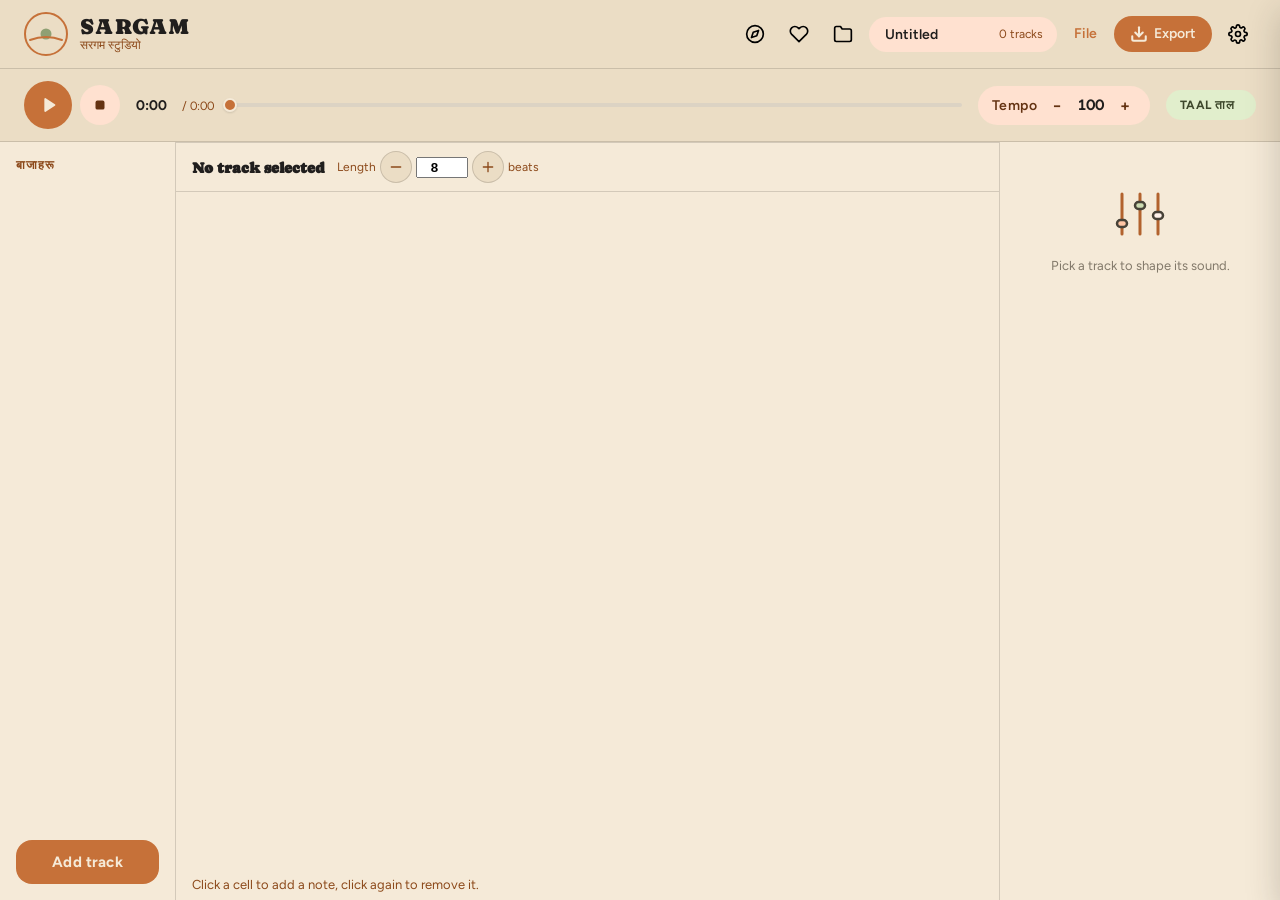
<file: ui/index.html>
<!doctype html>
<html lang="en">
<head>
<meta charset="utf-8" />
<!-- viewport-fit=cover exposes the device's safe-area insets to CSS
     (env(safe-area-inset-*)), so the bottom nav can clear the Android
     navigation/gesture bar and content can clear a notch/home indicator. -->
<meta name="viewport" content="width=device-width, initial-scale=1, viewport-fit=cover" />
<title>Sargam</title>
<link rel="stylesheet" href="style.css" />
</head>
<body>
<!-- Onboarding: shown once (localStorage "sargam-launched"), replayable via
     File → Replay onboarding. Screens 2 and 4 use the design's diagonal
     accent/accent-2 gradient background; 1/3/5 use the flat cream ground. -->
<div id="onboarding" class="hidden">
  <div class="onboard-screen" id="ob-screen-0">
    <svg width="120" height="120" viewBox="0 0 44 44" style="margin-bottom: var(--space-6);">
      <circle cx="22" cy="22" r="21" fill="var(--color-accent)" opacity="0.15"/>
      <circle cx="22" cy="22" r="14" fill="none" stroke="var(--color-accent)" stroke-width="2"/>
      <circle cx="22" cy="22" r="6" fill="var(--color-accent-2)"/>
      <path d="M6 28 Q 22 22 38 28" fill="none" stroke="var(--color-accent)" stroke-width="2" stroke-linecap="round"/>
    </svg>
    <h1 class="ob-title">Sargam</h1>
    <p class="ob-lede">सरगम · लोक बाजा स्टुडियो<br>Compose music for Nepali folk instruments</p>
    <p class="ob-body" style="max-width:480px">Welcome to your creative studio for synthesizing Nepali folk music. Perfect for game soundtracks, cultural projects, and pure musical joy.</p>
    <button class="btn btn-primary ob-cta" data-next>Let's begin</button>
  </div>

  <div class="onboard-screen alt hidden" id="ob-screen-1">
    <h2 class="ob-h2">What can you create?</h2>
    <div class="ob-feature-grid">
      <div class="ob-feature-card">
        <div class="ob-emoji" data-art="compose" data-size="64"></div>
        <h3>Multi-track<br>Compositions</h3>
        <p>Layer multiple instruments into rich arrangements</p>
      </div>
      <div class="ob-feature-card">
        <div class="ob-emoji" data-art="game" data-size="64"></div>
        <h3>Game-ready<br>Audio</h3>
        <p>Export stems for interactive audio design</p>
      </div>
      <div class="ob-feature-card">
        <div class="ob-emoji" data-art="folk" data-size="64"></div>
        <h3>Authentic<br>Folk Sounds</h3>
        <p>Madal, Tungna, Bansuri, Sarangi, and more</p>
      </div>
    </div>
    <div class="ob-nav">
      <button class="btn btn-secondary" data-prev><span class="ic" data-icon="arrowLeft" data-size="18"></span>Back</button>
      <button class="btn btn-primary" data-next>Next<span class="ic" data-icon="arrowRight" data-size="18"></span></button>
    </div>
  </div>

  <div class="onboard-screen hidden" id="ob-screen-2">
    <h2 class="ob-h2">Choose your instruments</h2>
    <p class="ob-sub">बाजाहरू छनौट गर्नुहोस्</p>
    <div class="ob-instrument-grid" id="ob-instrument-grid"></div>
    <div class="ob-nav">
      <button class="btn btn-secondary" data-prev><span class="ic" data-icon="arrowLeft" data-size="18"></span>Back</button>
      <button class="btn btn-primary" data-next>Next<span class="ic" data-icon="arrowRight" data-size="18"></span></button>
    </div>
  </div>

  <div class="onboard-screen alt hidden" id="ob-screen-3">
    <h2 class="ob-h2">Arrange your music</h2>
    <p class="ob-sub">संगीत रचना गर्नुहोस्</p>
    <div class="ob-steps-card">
      <h3 class="ob-check"><span class="ic" data-icon="check" data-size="20"></span>Add tracks</h3>
      <p>Click an instrument in the sidebar (or "Add track") to add it</p>
      <h3 class="ob-check"><span class="ic" data-icon="check" data-size="20"></span>Draw patterns</h3>
      <p>Click cells in the grid to add notes and beats</p>
      <h3 class="ob-check"><span class="ic" data-icon="check" data-size="20"></span>Shape with controls</h3>
      <p>Adjust volume, pan, reverb, and delay per track</p>
    </div>
    <div class="ob-nav">
      <button class="btn btn-secondary" data-prev><span class="ic" data-icon="arrowLeft" data-size="18"></span>Back</button>
      <button class="btn btn-primary" data-next>Next<span class="ic" data-icon="arrowRight" data-size="18"></span></button>
    </div>
  </div>

  <div class="onboard-screen hidden" id="ob-screen-4">
    <h2 class="ob-h2">Export &amp; share</h2>
    <p class="ob-sub">निर्यात गर्नुहोस्</p>
    <div class="ob-export-grid">
      <div class="ob-export-card accent">
        <h3>Master Mix</h3>
        <p>Export all tracks blended into one WAV file</p>
      </div>
      <div class="ob-export-card sage">
        <h3>Stems</h3>
        <p>Export each instrument separately for games</p>
      </div>
    </div>
    <p class="ob-body" style="max-width:520px">Perfect for game dev, sync licensing, or sharing with friends.</p>
    <div class="ob-nav">
      <button class="btn btn-secondary" data-prev><span class="ic" data-icon="arrowLeft" data-size="18"></span>Back</button>
      <button class="btn btn-primary" id="ob-finish">Start composing<span class="ic" data-icon="arrowRight" data-size="18"></span></button>
    </div>
  </div>

  <div class="ob-dots" id="ob-dots"></div>
</div>

<div id="shell">
<div id="app">
  <!-- Single top bar (matches "Sargam Main.dc.html" exactly): brand, project
       badge, File/Export, and a gear icon opening the Settings drawer. No
       separate nav row — Projects opens via the folder icon next to the
       project badge, Settings via the gear, both overlays rather than pages. -->
  <header class="topbar">
    <div class="brand">
      <svg width="44" height="44" viewBox="0 0 44 44" fill="none">
        <circle cx="22" cy="22" r="21" fill="none" stroke="var(--color-accent)" stroke-width="2"/>
        <circle cx="22" cy="22" r="5.5" fill="var(--color-accent-2-500)"/>
        <path d="M6 28 Q 22 22 38 28" fill="none" stroke="var(--color-accent)" stroke-width="2" stroke-linecap="round"/>
      </svg>
      <div class="brand-text">
        <div class="title">Sargam</div>
        <div class="subtitle">सरगम स्टुडियो</div>
      </div>
    </div>

    <div class="header-right">
      <button class="icon-btn" id="open-explore" title="Explore" aria-label="Explore"><svg viewBox="0 0 24 24" width="20" height="20" fill="none" stroke="currentColor" stroke-width="2" stroke-linecap="round" stroke-linejoin="round"><circle cx="12" cy="12" r="10"/><polygon points="16.24 7.76 14.12 14.12 7.76 16.24 9.88 9.88 16.24 7.76"/></svg></button>
      <button class="icon-btn" id="open-wishlist" title="Wishlist" aria-label="Wishlist"><svg viewBox="0 0 24 24" width="20" height="20" fill="none" stroke="currentColor" stroke-width="2" stroke-linecap="round" stroke-linejoin="round"><path d="M20.84 4.61a5.5 5.5 0 0 0-7.78 0L12 5.67l-1.06-1.06a5.5 5.5 0 0 0-7.78 7.78l1.06 1.06L12 21.23l7.78-7.78 1.06-1.06a5.5 5.5 0 0 0 0-7.78z"/></svg></button>
      <button class="icon-btn" id="open-projects" title="Projects" aria-label="Projects"><svg viewBox="0 0 24 24" width="20" height="20" fill="none" stroke="currentColor" stroke-width="2" stroke-linecap="round" stroke-linejoin="round"><path d="M22 19a2 2 0 0 1-2 2H4a2 2 0 0 1-2-2V5a2 2 0 0 1 2-2h5l2 3h9a2 2 0 0 1 2 2z"/></svg></button>
      <div class="project-pill">
        <input id="song-title" type="text" value="Untitled" spellcheck="false" />
        <span class="count"><span id="track-count">0</span> tracks</span>
      </div>
      <div class="file-menu">
        <button class="btn btn-ghost" id="file-menu-btn" aria-haspopup="menu">File</button>
        <div class="file-menu-panel hidden" id="file-menu-panel">
          <button id="new-song">New</button>
          <button id="load-song">Open…</button>
          <button id="save-song">Save…</button>
          <button id="export-midi">Export MIDI…</button>
          <button id="undo">Undo</button>
          <button id="redo">Redo</button>
          <button id="replay-onboarding">Replay onboarding</button>
        </div>
      </div>
      <button class="btn btn-primary" id="open-export">
        <svg width="18" height="18" viewBox="0 0 24 24" fill="none" stroke="currentColor" stroke-width="2.75" stroke-linecap="round"><path d="M21 15v4a2 2 0 0 1-2 2H5a2 2 0 0 1-2-2v-4"/><polyline points="7 10 12 15 17 10"/><line x1="12" y1="15" x2="12" y2="3"/></svg>
        Export
      </button>
      <button class="icon-btn" id="open-settings-drawer" title="Settings" aria-label="Settings"><svg viewBox="0 0 24 24" width="20" height="20" fill="none" stroke="currentColor" stroke-width="2" stroke-linecap="round" stroke-linejoin="round"><circle cx="12" cy="12" r="3"/><path d="M19.4 15a1.65 1.65 0 0 0 .33 1.82l.06.06a2 2 0 0 1-2.83 2.83l-.06-.06a1.65 1.65 0 0 0-1.82-.33 1.65 1.65 0 0 0-1 1.51V21a2 2 0 0 1-4 0v-.09A1.65 1.65 0 0 0 9 19.4a1.65 1.65 0 0 0-1.82.33l-.06.06a2 2 0 0 1-2.83-2.83l.06-.06a1.65 1.65 0 0 0 .33-1.82 1.65 1.65 0 0 0-1.51-1H3a2 2 0 0 1 0-4h.09A1.65 1.65 0 0 0 4.6 9a1.65 1.65 0 0 0-.33-1.82l-.06-.06a2 2 0 0 1 2.83-2.83l.06.06a1.65 1.65 0 0 0 1.82.33H9a1.65 1.65 0 0 0 1-1.51V3a2 2 0 0 1 4 0v.09a1.65 1.65 0 0 0 1 1.51 1.65 1.65 0 0 0 1.82-.33l.06-.06a2 2 0 0 1 2.83 2.83l-.06.06a1.65 1.65 0 0 0-.33 1.82V9a1.65 1.65 0 0 0 1.51 1H21a2 2 0 0 1 0 4h-.09a1.65 1.65 0 0 0-1.51 1z"/></svg></button>
    </div>
  </header>

  <div class="transport">
    <div class="transport-buttons">
      <button class="round-btn play" id="play" title="Play" aria-label="Play"><svg viewBox="0 0 24 24" width="22" height="22" fill="currentColor" aria-hidden="true"><path d="M8 5.5v13a1 1 0 0 0 1.52.85l10-6.5a1 1 0 0 0 0-1.7l-10-6.5A1 1 0 0 0 8 5.5z"/></svg></button>
      <button class="round-btn stop" id="stop" title="Stop" aria-label="Stop"><svg viewBox="0 0 24 24" width="18" height="18" fill="currentColor" aria-hidden="true"><rect x="6" y="6" width="12" height="12" rx="2.5"/></svg></button>
    </div>
    <div class="time-display">
      <span class="now" id="time-now">0:00</span>
      <span class="total">/ <span id="time-total">0:00</span></span>
    </div>
    <div class="seek-bar" id="seek-bar">
      <div class="fill" id="seek-fill" style="width:0%"></div>
      <div class="thumb" id="seek-thumb" style="left:0%"></div>
    </div>
    <div class="pill-group terra">
      <span class="label">Tempo</span>
      <button class="step" id="tempo-down">−</button>
      <span class="value" id="tempo-value">100</span>
      <button class="step" id="tempo-up">+</button>
    </div>
    <div class="pill-group sage">
      <span class="label">Taal ताल</span>
      <div id="taal-pills"></div>
    </div>
  </div>

  <main class="layout">
    <aside class="instruments">
      <h4>बाजाहरू</h4>
      <div id="instrument-list"></div>
      <div id="add-track-slot"></div>
      <button class="btn btn-primary add-track-btn" id="add-track-custom">Add track</button>
    </aside>

    <section class="center-col">
      <div class="track-list" id="track-list"></div>
      <div class="editor-toolbar">
        <span id="editor-track-name">No track selected</span>
        <div id="taal-controls" class="hidden">
          <select id="taal-select"></select>
          <label>Cycles <input id="taal-cycles" type="number" min="1" max="999" value="4" /></label>
          <button class="btn btn-secondary" id="apply-taal">Apply Taal</button>
        </div>
        <div class="length-stepper" role="group" aria-label="Sheet length">
          <span class="length-label">Length</span>
          <button class="length-step" id="length-down" aria-label="Shorten by one bar" title="Shorten by 4 beats"><span class="ic" data-icon="minus" data-size="16"></span></button>
          <input id="pattern-length" type="number" min="1" max="9999" value="8" aria-label="Length in beats" />
          <button class="length-step" id="length-up" aria-label="Lengthen by one bar" title="Lengthen by 4 beats"><span class="ic" data-icon="plus" data-size="16"></span></button>
          <span class="length-label">beats</span>
        </div>
      </div>
      <div id="grid-scroll">
        <div class="grid-wrap">
          <canvas id="grid"></canvas>
          <button class="extend-btn hidden" id="extend-grid" aria-label="Add one bar (4 beats) to the sheet" title="Add 4 beats"><span class="ic" data-icon="plus" data-size="22"></span><span>4 beats</span></button>
        </div>
        <div class="editor-empty hidden" id="editor-empty"></div>
      </div>
      <p id="hint">Click a cell to add a note, click again to remove it.</p>
    </section>

    <aside class="inspector" id="inspector">
      <div class="empty-inspector"><div class="empty-art" data-art="emptyMixer" data-size="64"></div><p>Pick a track to shape its sound.</p></div>
    </aside>
  </main>
</div>

<!-- Projects page (from "Sargam Projects.dc.html") — real local files, not a
     cloud project list: this scans/writes .song.json files in one folder
     (Settings → Export → "Project folder"). -->
<div id="page-projects" class="page hidden">
  <header class="topbar">
    <div class="brand">
      <button class="btn btn-ghost" id="projects-back"><span class="ic" data-icon="arrowLeft" data-size="18"></span>Back</button>
      <svg width="40" height="40" viewBox="0 0 44 44" fill="var(--color-accent)"><circle cx="22" cy="22" r="21" fill="none" stroke="var(--color-bg)" stroke-width="2"/><circle cx="22" cy="22" r="5.5" fill="var(--color-accent-2-500)"/><path d="M6 28 Q 22 22 38 28" fill="none" stroke="var(--color-bg)" stroke-width="2" stroke-linecap="round"/></svg>
      <div class="brand-text">
        <div class="title">Sargam</div>
        <div class="subtitle">Projects</div>
      </div>
    </div>
    <button class="btn btn-primary" id="new-project-btn">+ New Project</button>
  </header>
  <div class="sort-controls">
    <span class="sort-label">Sort:</span>
    <button class="sort-btn active" data-sort="recent">Recent</button>
    <button class="sort-btn" data-sort="name">Name</button>
    <button class="sort-btn" data-sort="duration">Duration</button>
    <div class="spacer"></div>
    <input class="input" type="text" id="project-search" placeholder="Search projects…" />
  </div>
  <div id="project-grid-scroll">
    <div class="project-grid" id="project-grid"></div>
    <div class="empty-projects hidden" id="empty-projects">
      <div class="empty-emoji" data-art="emptyProjects" data-size="96"></div>
      <h2>No projects yet</h2>
      <p>Create your first Sargam composition</p>
      <button class="btn btn-primary" id="empty-new-project">Start composing</button>
    </div>
  </div>
  <!-- On small screens the header "+ New Project" button wraps and crowds the
       bar, so it's swapped (CSS) for this floating action button pinned bottom
       -right. Same handler as #new-project-btn. Lives inside #page-projects so
       it hides automatically when the page isn't active. -->
  <button class="fab" id="new-project-fab" title="New Project" aria-label="New Project">+</button>
</div>

<!-- Explore (from "Sargam Explore.dc.html"): browse other creators' uploaded
     tracks. Requires being logged in — gated by requireAuth() in app.js. -->
<div id="page-explore" class="page hidden">
  <div class="explore-container">
    <header class="topbar">
      <div class="brand">
        <button class="btn btn-ghost" id="explore-back"><span class="ic" data-icon="arrowLeft" data-size="18"></span>Back</button>
        <svg width="40" height="40" viewBox="0 0 44 44" fill="var(--color-accent)"><circle cx="22" cy="22" r="21" fill="none" stroke="var(--color-bg)" stroke-width="2"/><circle cx="22" cy="22" r="5.5" fill="var(--color-accent-2-500)"/><path d="M6 28 Q 22 22 38 28" fill="none" stroke="var(--color-bg)" stroke-width="2" stroke-linecap="round"/></svg>
        <div class="brand-text">
          <div class="title">Sargam</div>
          <div class="subtitle">Explore</div>
        </div>
      </div>
      <div class="header-right">
        <input type="text" id="explore-search" placeholder="Search tracks, creators…" class="input search-input" />
        <button class="btn btn-ghost" id="explore-reset">Reset</button>
      </div>
    </header>
    <div class="explore-content">
      <aside class="sidebar-filters">
        <div class="filter-group">
          <label class="filter-label">View</label>
          <div style="display:flex;gap:6px">
            <button class="filter-btn active" data-view="grid" id="explore-view-grid" style="flex:1">Grid</button>
            <button class="filter-btn" data-view="list" id="explore-view-list" style="flex:1">List</button>
          </div>
        </div>
        <div class="filter-group">
          <label class="filter-label">Price</label>
          <button class="filter-btn active" data-price="all" id="explore-price-all">All</button>
          <button class="filter-btn" data-price="free" id="explore-price-free">Free tracks</button>
          <button class="filter-btn" data-price="paid" id="explore-price-paid">Paid tracks</button>
        </div>
        <div class="filter-group">
          <label class="filter-label">Genre</label>
          <div id="explore-genre-list"></div>
        </div>
        <div class="filter-group">
          <label class="filter-label">Sort</label>
          <select id="explore-sort">
            <option value="recent">Most Recent</option>
            <option value="popular">Most Downloaded</option>
            <option value="rating">Highest Rated</option>
          </select>
        </div>
      </aside>
      <div class="main-content">
        <div class="tracks-grid" id="explore-tracks"></div>
      </div>
    </div>
  </div>
</div>

<!-- Wishlist (from "Sargam Wishlist.dc.html"). No cart concept per product
     decision — each card acts directly (Buy/Download), never "Add to Cart". -->
<div id="page-wishlist" class="page hidden">
  <div class="wishlist-container">
    <header class="topbar">
      <div class="brand">
        <button class="btn btn-ghost" id="wishlist-back"><span class="ic" data-icon="arrowLeft" data-size="18"></span>Back</button>
        <svg width="40" height="40" viewBox="0 0 44 44" fill="var(--color-accent)"><circle cx="22" cy="22" r="21" fill="none" stroke="var(--color-bg)" stroke-width="2"/><circle cx="22" cy="22" r="5.5" fill="var(--color-accent-2-500)"/><path d="M6 28 Q 22 22 38 28" fill="none" stroke="var(--color-bg)" stroke-width="2" stroke-linecap="round"/></svg>
        <div class="brand-text">
          <div class="title">Sargam</div>
          <div class="subtitle">My Wishlist</div>
        </div>
      </div>
      <div class="header-right"><span id="wishlist-count" style="font-size:12px;color:var(--color-accent-700)"></span></div>
    </header>
    <div class="tracks-grid" id="wishlist-tracks"></div>
    <div class="empty-state hidden" id="wishlist-empty">
      <div class="empty-art" data-art="emptyWishlist" data-size="80"></div>
      <h2>Empty wishlist</h2>
      <p>Save tracks to revisit them</p>
      <button class="btn btn-primary" id="wishlist-explore-btn">Explore Tracks</button>
    </div>
  </div>
</div>

<!-- Upload to marketplace (from "Sargam Upload.dc.html"), triggered from a
     project card's "Upload" button in the Projects page. -->
<div id="page-upload" class="page hidden">
  <div class="upload-container">
    <header class="topbar">
      <div class="brand">
        <button class="btn btn-ghost" id="upload-back"><span class="ic" data-icon="arrowLeft" data-size="18"></span>Back</button>
        <svg width="40" height="40" viewBox="0 0 44 44" fill="var(--color-accent)"><circle cx="22" cy="22" r="21" fill="none" stroke="var(--color-bg)" stroke-width="2"/><circle cx="22" cy="22" r="5.5" fill="var(--color-accent-2-500)"/><path d="M6 28 Q 22 22 38 28" fill="none" stroke="var(--color-bg)" stroke-width="2" stroke-linecap="round"/></svg>
        <div class="brand-text">
          <div class="title">Sargam</div>
          <div class="subtitle">Upload to Marketplace</div>
        </div>
      </div>
    </header>
    <div class="upload-body">
    <p class="ob-sub" style="margin:0 0 24px">Share your project and earn from downloads</p>

    <div class="step-indicator">
      <div class="step-dot" id="upload-step-dot-1">1</div>
      <div class="step-dot" id="upload-step-dot-2">2</div>
      <div class="step-dot" id="upload-step-dot-3">3</div>
      <div class="step-dot" id="upload-step-dot-4"><span class="ic" data-icon="check" data-size="16"></span></div>
    </div>

    <div id="upload-step-1" class="upload-card">
      <h2>Project Details</h2>
      <div class="form-group">
        <label class="form-label">Project</label>
        <select class="form-input" id="upload-project-select"></select>
      </div>
      <div class="form-group">
        <label class="form-label">Title</label>
        <input type="text" class="form-input" id="upload-title" placeholder="e.g., Sunset Vibes" />
      </div>
      <div class="form-group">
        <label class="form-label">Description</label>
        <textarea class="form-textarea" id="upload-description" placeholder="Describe your project…"></textarea>
      </div>
      <div class="form-group">
        <label class="form-label">Genre</label>
        <select class="form-input" id="upload-genre">
          <option value="">Select a genre</option>
          <option>Orchestral</option><option>Electronic</option><option>Hip-hop</option>
          <option>Lo-fi</option><option>Ambient</option><option>Rock</option>
          <option>Jazz</option><option>Folk</option>
        </select>
      </div>
      <button class="btn btn-primary btn-block" id="upload-next-1">Continue</button>
    </div>

    <div id="upload-step-2" class="upload-card hidden">
      <h2>Pricing</h2>
      <label class="radio-option selected" id="upload-pricing-free">
        <input type="radio" name="pricing" checked />
        <div><div style="font-weight:700;font-size:14px">Free</div><div style="font-size:12px;color:var(--color-accent-700)">Anyone can download</div></div>
      </label>
      <label class="radio-option" id="upload-pricing-paid">
        <input type="radio" name="pricing" />
        <div><div style="font-weight:700;font-size:14px">Paid</div><div style="font-size:12px;color:var(--color-accent-700)">You earn 80% of the sale</div></div>
      </label>
      <div class="form-group hidden" id="upload-price-group" style="margin-top:16px">
        <label class="form-label">Price (USD)</label>
        <div style="display:flex;gap:8px;align-items:center">
          <span style="font-weight:700">$</span>
          <input type="number" min="1" max="999" step="0.01" placeholder="9.99" class="form-input" id="upload-price" />
        </div>
        <div class="settings-item-note" id="upload-earn-preview" style="margin-top:6px"></div>
      </div>
      <div class="button-group">
        <button class="btn btn-ghost btn-block" id="upload-back-2">Back</button>
        <button class="btn btn-primary btn-block" id="upload-next-2">Continue</button>
      </div>
    </div>

    <div id="upload-step-3" class="upload-card hidden">
      <h2>Review &amp; Upload</h2>
      <div id="upload-review" style="background:var(--color-bg);border-radius:8px;padding:var(--space-4);margin-bottom:var(--space-4)"></div>
      <div class="button-group">
        <button class="btn btn-ghost btn-block" id="upload-back-3">Back</button>
        <button class="btn btn-primary btn-block" id="upload-do">Upload Now</button>
      </div>
    </div>

    <div id="upload-step-4" class="upload-card hidden" style="text-align:center">
      <div class="empty-art" data-art="success" data-size="72"></div>
      <h2>Upload Successful!</h2>
      <p id="upload-success-title" style="color:var(--color-accent-700)"></p>
      <div class="button-group" style="margin-top:24px">
        <button class="btn btn-ghost btn-block" id="upload-view-explore">Explore Marketplace</button>
        <button class="btn btn-primary btn-block" id="upload-view-earnings">View Earnings</button>
      </div>
    </div>
    </div>
  </div>
</div>

<!-- Earnings (from "Sargam Earnings.dc.html") — real numbers from
     list_my_earnings, not the mockup's random mock data. -->
<div id="page-earnings" class="page hidden">
  <div class="earnings-container">
    <header class="topbar">
      <div class="brand">
        <button class="btn btn-ghost" id="earnings-back"><span class="ic" data-icon="arrowLeft" data-size="18"></span>Back</button>
        <svg width="40" height="40" viewBox="0 0 44 44" fill="var(--color-accent)"><circle cx="22" cy="22" r="21" fill="none" stroke="var(--color-bg)" stroke-width="2"/><circle cx="22" cy="22" r="5.5" fill="var(--color-accent-2-500)"/><path d="M6 28 Q 22 22 38 28" fill="none" stroke="var(--color-bg)" stroke-width="2" stroke-linecap="round"/></svg>
        <div class="brand-text">
          <div class="title">Sargam</div>
          <div class="subtitle">Earnings</div>
        </div>
      </div>
    </header>
    <div class="earnings-body">
    <p class="ob-sub" style="margin:0 0 24px">Track your sales and revenue</p>
    <div class="kpi-grid" id="earnings-kpis"></div>
    <div style="background:var(--color-surface);border-radius:var(--radius-lg);padding:var(--space-6);margin-bottom:var(--space-8)">
      <h2>Your Tracks</h2>
      <div id="earnings-tracks"></div>
    </div>
    <div style="background:var(--color-surface);border-radius:var(--radius-lg);padding:var(--space-6)">
      <h2>Payouts</h2>
      <div style="background:var(--color-accent-100);border-radius:8px;padding:var(--space-4)">
        <div class="filter-label">Available</div>
        <div style="font-size:24px;font-weight:700;color:var(--color-accent);margin-bottom:12px" id="earnings-available"></div>
        <button class="btn btn-primary" id="earnings-request-payout" style="border-radius:6px;padding:8px 14px;font-size:12px">Request Payout</button>
      </div>
    </div>
    </div>
  </div>
</div>

<!-- Purchase flow (from "Sargam Payment.dc.html", cart stage dropped — a
     single track goes straight from Explore/Wishlist's Buy button to method
     selection). Card payments run through Stripe Elements, embedded live, no
     redirect; eSewa/Khalti are shown but disabled ("coming soon") until a
     follow-up wires their redirect+callback flow. -->
<div class="dialog-backdrop hidden" id="payment-backdrop">
  <div class="dialog" style="max-width:480px">
    <div id="payment-stage-method">
      <h2>Payment Method</h2>
      <label class="payment-method selected" id="payment-method-card">
        <input type="radio" name="pmethod" checked />
        <div><div style="font-weight:700;font-size:13px;display:flex;align-items:center;gap:6px"><span class="ic" data-icon="card" data-size="16"></span>Credit/Debit Card</div><div style="font-size:12px;color:var(--color-accent-700)">via Stripe (test mode)</div></div>
      </label>
      <label class="payment-method disabled" id="payment-method-esewa">
        <input type="radio" name="pmethod" disabled />
        <div><div style="font-weight:700;font-size:13px">eSewa</div><div style="font-size:12px;color:var(--color-accent-700)">Coming soon</div></div>
      </label>
      <label class="payment-method disabled" id="payment-method-khalti">
        <input type="radio" name="pmethod" disabled />
        <div><div style="font-weight:700;font-size:13px">Khalti</div><div style="font-size:12px;color:var(--color-accent-700)">Coming soon</div></div>
      </label>
      <div id="payment-card-element" style="background:var(--color-surface);border-radius:8px;padding:var(--space-4);margin:var(--space-4) 0"></div>
      <p class="auth-error hidden" id="payment-error"></p>
      <div style="display:flex;justify-content:space-between;margin-bottom:var(--space-4);font-weight:700">
        <span>Total</span><span id="payment-total" style="color:var(--color-accent)"></span>
      </div>
      <div style="display:flex;gap:var(--space-3)">
        <button class="btn btn-ghost btn-block" id="payment-cancel">Cancel</button>
        <button class="btn btn-primary btn-block" id="payment-pay">Pay</button>
      </div>
    </div>
    <div id="payment-stage-receipt" class="hidden" style="text-align:center">
      <div class="empty-art" data-art="success" data-size="72"></div>
      <h2>Purchase Complete!</h2>
      <p id="payment-receipt-title" style="color:var(--color-accent-700)"></p>
      <button class="btn btn-primary btn-block" id="payment-download" style="margin-top:24px">Download Track</button>
      <button class="btn btn-ghost btn-block" id="payment-done" style="margin-top:8px">Close</button>
    </div>
  </div>
</div>

<!-- Track detail modal (from "Sargam Explore.dc.html"'s inline detail view):
     real 30s preview via a plain <audio> element instead of the mockup's
     simulated progress bar. -->
<div class="dialog-backdrop hidden" id="track-detail-backdrop">
  <div class="dialog" style="max-width:500px;position:relative">
    <button id="track-detail-close" style="position:absolute;top:var(--space-4);right:var(--space-4);background:none;border:none;font-size:24px;cursor:pointer;color:var(--color-accent-700);display:flex" aria-label="Close"><span class="ic" data-icon="close" data-size="24"></span></button>
    <div class="track-detail-hero" id="track-detail-hero"></div>
    <h2 id="track-detail-title" style="margin:0 0 4px"></h2>
    <p id="track-detail-creator" style="margin:0 0 16px;color:var(--color-accent-700)"></p>
    <div style="display:flex;gap:var(--space-4);margin-bottom:var(--space-4);padding-bottom:var(--space-4);border-bottom:1px solid var(--color-neutral-200)">
      <div><div class="filter-label">Genre</div><div id="track-detail-genre" style="font-weight:600"></div></div>
      <div><div class="filter-label">Rating</div><div id="track-detail-rating" style="font-weight:600"></div></div>
    </div>
    <p id="track-detail-description" style="font-size:13px;opacity:0.85"></p>
    <div class="preview-player">
      <div class="filter-label" style="margin-bottom:6px">30-second preview</div>
      <audio id="track-detail-audio" controls style="width:100%"></audio>
    </div>
    <button class="btn btn-primary btn-block" id="track-detail-buy" style="margin-top:16px"></button>
    <button class="btn btn-ghost btn-block" id="track-detail-wishlist" style="margin-top:8px"></button>
    <!-- UGC moderation controls (required for user-uploaded content) -->
    <div class="moderation-row">
      <button class="mod-link" id="track-detail-report"><span class="ic" data-icon="flag" data-size="14"></span>Report</button>
      <span class="mod-sep">·</span>
      <button class="mod-link" id="track-detail-block"><span class="ic" data-icon="block" data-size="14"></span>Block creator</button>
    </div>
  </div>
</div>

<!-- Report a track (UGC content policy). A real in-app modal rather than a
     native prompt(), which doesn't work in the Android WebView. -->
<div class="dialog-backdrop hidden" id="report-backdrop">
  <div class="dialog" style="max-width:440px">
    <h2>Report track</h2>
    <p class="profile-hint" id="report-track-name" style="margin:0 0 var(--space-3)"></p>
    <div class="field">
      <label>Reason</label>
      <select class="input" id="report-reason">
        <option value="Copyright infringement">Copyright infringement</option>
        <option value="Sexual or explicit content">Sexual or explicit content</option>
        <option value="Hateful or abusive">Hateful or abusive</option>
        <option value="Spam or misleading">Spam or misleading</option>
        <option value="Other">Other</option>
      </select>
    </div>
    <div class="field">
      <label>Details (optional)</label>
      <textarea class="input" id="report-details" rows="3" style="resize:vertical" placeholder="Anything that helps us review this…"></textarea>
    </div>
    <p class="auth-error hidden" id="report-error"></p>
    <div class="dialog-actions">
      <button class="btn btn-secondary" id="report-cancel">Cancel</button>
      <button class="btn btn-primary" id="report-submit">Submit report</button>
    </div>
  </div>
</div>

<!-- Delete-account confirmation (Play/App Store requirement). A modal, not a
     native confirm(), so it works on mobile too. -->
<div class="dialog-backdrop hidden" id="delete-account-backdrop">
  <div class="dialog" style="max-width:440px">
    <h2>Delete your account?</h2>
    <p class="profile-hint" style="margin:0 0 var(--space-3)">This permanently deletes your Sargam account, your published tracks, wishlist, and profile. This cannot be undone. Projects saved on this device are not affected.</p>
    <p class="auth-error hidden" id="delete-account-error"></p>
    <div class="dialog-actions">
      <button class="btn btn-secondary" id="delete-account-cancel">Cancel</button>
      <button class="btn btn-danger" id="delete-account-confirm">Delete my account</button>
    </div>
  </div>
</div>

<!-- Settings drawer (from "Sargam Main.dc.html" — a slide-out panel, not a
     separate page): Profile (real local auth, see auth.rs) then flat
     Workspace/Audio/Export/About sections, no tabs, matching the source. -->
<div class="settings-drawer" id="settings-drawer">
  <div class="drawer-header">
    <h2>Settings</h2>
    <button class="icon-btn" id="close-settings-drawer" aria-label="Close settings"><span class="ic" data-icon="close" data-size="20"></span></button>
  </div>
  <div id="drawer-content"></div>
</div>

<!-- Auth modal: real Supabase Auth (signup/login/logout via auth.rs, which
     calls Supabase's GoTrue REST API over HTTPS). Projects themselves stay
     local .song.json files — this only covers the account/sign-in layer. -->
<div class="dialog-backdrop hidden" id="auth-backdrop">
  <div class="dialog">
    <div class="auth-header">
      <svg width="56" height="56" viewBox="0 0 44 44" fill="var(--color-accent)"><circle cx="22" cy="22" r="21" fill="none" stroke="var(--color-bg)" stroke-width="2"/><circle cx="22" cy="22" r="5.5" fill="var(--color-accent-2-500)"/><path d="M6 28 Q 22 22 38 28" fill="none" stroke="var(--color-bg)" stroke-width="2" stroke-linecap="round"/></svg>
      <h2 id="auth-title">Log in</h2>
      <p class="profile-hint">Signs in with your Sargam account. Your projects stay on this device either way.</p>
    </div>
    <p class="auth-error hidden" id="auth-error"></p>

    <div id="auth-login-fields">
      <div class="field">
        <label>Email</label>
        <input class="input" type="email" id="auth-login-email" placeholder="you@example.com" />
      </div>
      <div class="field">
        <label>Password</label>
        <input class="input" type="password" id="auth-login-password" placeholder="••••••••" />
      </div>
      <button class="btn btn-primary btn-block" id="auth-do-login">Log in</button>
      <p class="auth-toggle">Don't have an account? <span class="toggle-link" id="auth-to-signup">Sign up</span></p>
    </div>

    <div id="auth-signup-fields" class="hidden">
      <div class="field">
        <label>Full name</label>
        <input class="input" type="text" id="auth-signup-name" placeholder="Your name" />
      </div>
      <div class="field">
        <label>Email</label>
        <input class="input" type="email" id="auth-signup-email" placeholder="you@example.com" />
      </div>
      <div class="field">
        <label>Password</label>
        <input class="input" type="password" id="auth-signup-password" placeholder="At least 6 characters" />
      </div>
      <button class="btn btn-primary btn-block" id="auth-do-signup">Sign up</button>
      <p class="auth-toggle">Already set up? <span class="toggle-link" id="auth-to-login">Log in</span></p>
    </div>

    <div class="dialog-actions">
      <button class="btn btn-secondary" id="auth-cancel">Cancel</button>
    </div>
  </div>
</div>

<!-- Bottom navigation (mobile only, shown via CSS ≤860px). Moves the header's
     Explore/Wishlist/Projects/Settings icons off the cramped top bar into a
     fixed bottom bar — the standard phone pattern. It's the last flex child of
     #shell, so it simply sits below whichever page is active (each page is
     flex:1); no fixed-position/overlap hacks needed. -->
<nav class="bottom-nav" id="bottom-nav">
  <button class="bottom-nav-btn" data-nav="compose"><span class="bn-icon"><svg viewBox="0 0 24 24" width="22" height="22" fill="none" stroke="currentColor" stroke-width="2" stroke-linecap="round" stroke-linejoin="round"><path d="M9 18V5l12-2v13"/><circle cx="6" cy="18" r="3"/><circle cx="18" cy="16" r="3"/></svg></span><span class="bn-label">Compose</span></button>
  <button class="bottom-nav-btn" data-nav="projects"><span class="bn-icon"><svg viewBox="0 0 24 24" width="22" height="22" fill="none" stroke="currentColor" stroke-width="2" stroke-linecap="round" stroke-linejoin="round"><path d="M22 19a2 2 0 0 1-2 2H4a2 2 0 0 1-2-2V5a2 2 0 0 1 2-2h5l2 3h9a2 2 0 0 1 2 2z"/></svg></span><span class="bn-label">Projects</span></button>
  <button class="bottom-nav-btn" data-nav="explore"><span class="bn-icon"><svg viewBox="0 0 24 24" width="22" height="22" fill="none" stroke="currentColor" stroke-width="2" stroke-linecap="round" stroke-linejoin="round"><circle cx="12" cy="12" r="10"/><polygon points="16.24 7.76 14.12 14.12 7.76 16.24 9.88 9.88 16.24 7.76"/></svg></span><span class="bn-label">Explore</span></button>
  <button class="bottom-nav-btn" data-nav="wishlist"><span class="bn-icon"><svg viewBox="0 0 24 24" width="22" height="22" fill="none" stroke="currentColor" stroke-width="2" stroke-linecap="round" stroke-linejoin="round"><path d="M20.84 4.61a5.5 5.5 0 0 0-7.78 0L12 5.67l-1.06-1.06a5.5 5.5 0 0 0-7.78 7.78l1.06 1.06L12 21.23l7.78-7.78 1.06-1.06a5.5 5.5 0 0 0 0-7.78z"/></svg></span><span class="bn-label">Wishlist</span></button>
  <button class="bottom-nav-btn" data-nav="settings"><span class="bn-icon"><svg viewBox="0 0 24 24" width="22" height="22" fill="none" stroke="currentColor" stroke-width="2" stroke-linecap="round" stroke-linejoin="round"><circle cx="12" cy="12" r="3"/><path d="M19.4 15a1.65 1.65 0 0 0 .33 1.82l.06.06a2 2 0 0 1-2.83 2.83l-.06-.06a1.65 1.65 0 0 0-1.82-.33 1.65 1.65 0 0 0-1 1.51V21a2 2 0 0 1-4 0v-.09A1.65 1.65 0 0 0 9 19.4a1.65 1.65 0 0 0-1.82.33l-.06.06a2 2 0 0 1-2.83-2.83l.06-.06a1.65 1.65 0 0 0 .33-1.82 1.65 1.65 0 0 0-1.51-1H3a2 2 0 0 1 0-4h.09A1.65 1.65 0 0 0 4.6 9a1.65 1.65 0 0 0-.33-1.82l-.06-.06a2 2 0 0 1 2.83-2.83l.06.06a1.65 1.65 0 0 0 1.82.33H9a1.65 1.65 0 0 0 1-1.51V3a2 2 0 0 1 4 0v.09a1.65 1.65 0 0 0 1 1.51 1.65 1.65 0 0 0 1.82-.33l.06-.06a2 2 0 0 1 2.83 2.83l-.06.06a1.65 1.65 0 0 0-.33 1.82V9a1.65 1.65 0 0 0 1.51 1H21a2 2 0 0 1 0 4h-.09a1.65 1.65 0 0 0-1.51 1z"/></svg></span><span class="bn-label">Settings</span></button>
</nav>
</div><!-- /#shell -->

<!-- Export modal -->
<div class="dialog-backdrop hidden" id="export-backdrop">
  <div class="dialog">
    <h2>Export Project</h2>
    <div class="field">
      <label>File name</label>
      <input class="input" id="export-name" value="composition" />
    </div>
    <div class="field">
      <label>Format</label>
      <div class="fmt-grid">
        <button class="btn btn-primary" id="fmt-wav" data-fmt="wav">WAV</button>
        <button class="btn btn-secondary" id="fmt-mp3" data-fmt="mp3" disabled title="Coming soon — exports WAV instead">MP3</button>
      </div>
    </div>
    <label class="stems-check">
      <input type="checkbox" id="export-stems" />
      <span>Export stems (separate track files)</span>
    </label>
    <div class="dialog-actions">
      <button class="btn btn-secondary" id="export-cancel">Cancel</button>
      <button class="btn btn-primary" id="export-do">Export</button>
    </div>
  </div>
</div>

<div id="toast"></div>

<!-- Only used for embedded card payments (Payment Element), never for a
     redirect flow — see the marketplace plan's Stripe-now/eSewa-Khalti-later
     decision. Loaded unconditionally; get_public_config's stripePublishableKey
     being empty just means the Card option shows a "not configured" error
     instead of failing the whole app. -->
<script src="https://js.stripe.com/v3/"></script>
<script src="icons.js"></script>
<script src="js/state.js"></script>
<script src="js/util.js"></script>
<script src="js/tracks.js"></script>
<script src="js/grid.js"></script>
<script src="js/inspector.js"></script>
<script src="js/transport.js"></script>
<script src="js/onboarding.js"></script>
<script src="js/nav.js"></script>
<script src="js/auth.js"></script>
<script src="js/projects.js"></script>
<script src="js/settings.js"></script>
<script src="js/marketplace-explore.js"></script>
<script src="js/marketplace-wishlist.js"></script>
<script src="js/marketplace-upload.js"></script>
<script src="js/marketplace-earnings.js"></script>
<script src="js/marketplace-payment.js"></script>
<script src="js/app.js"></script>
</body>
</html>
</file>
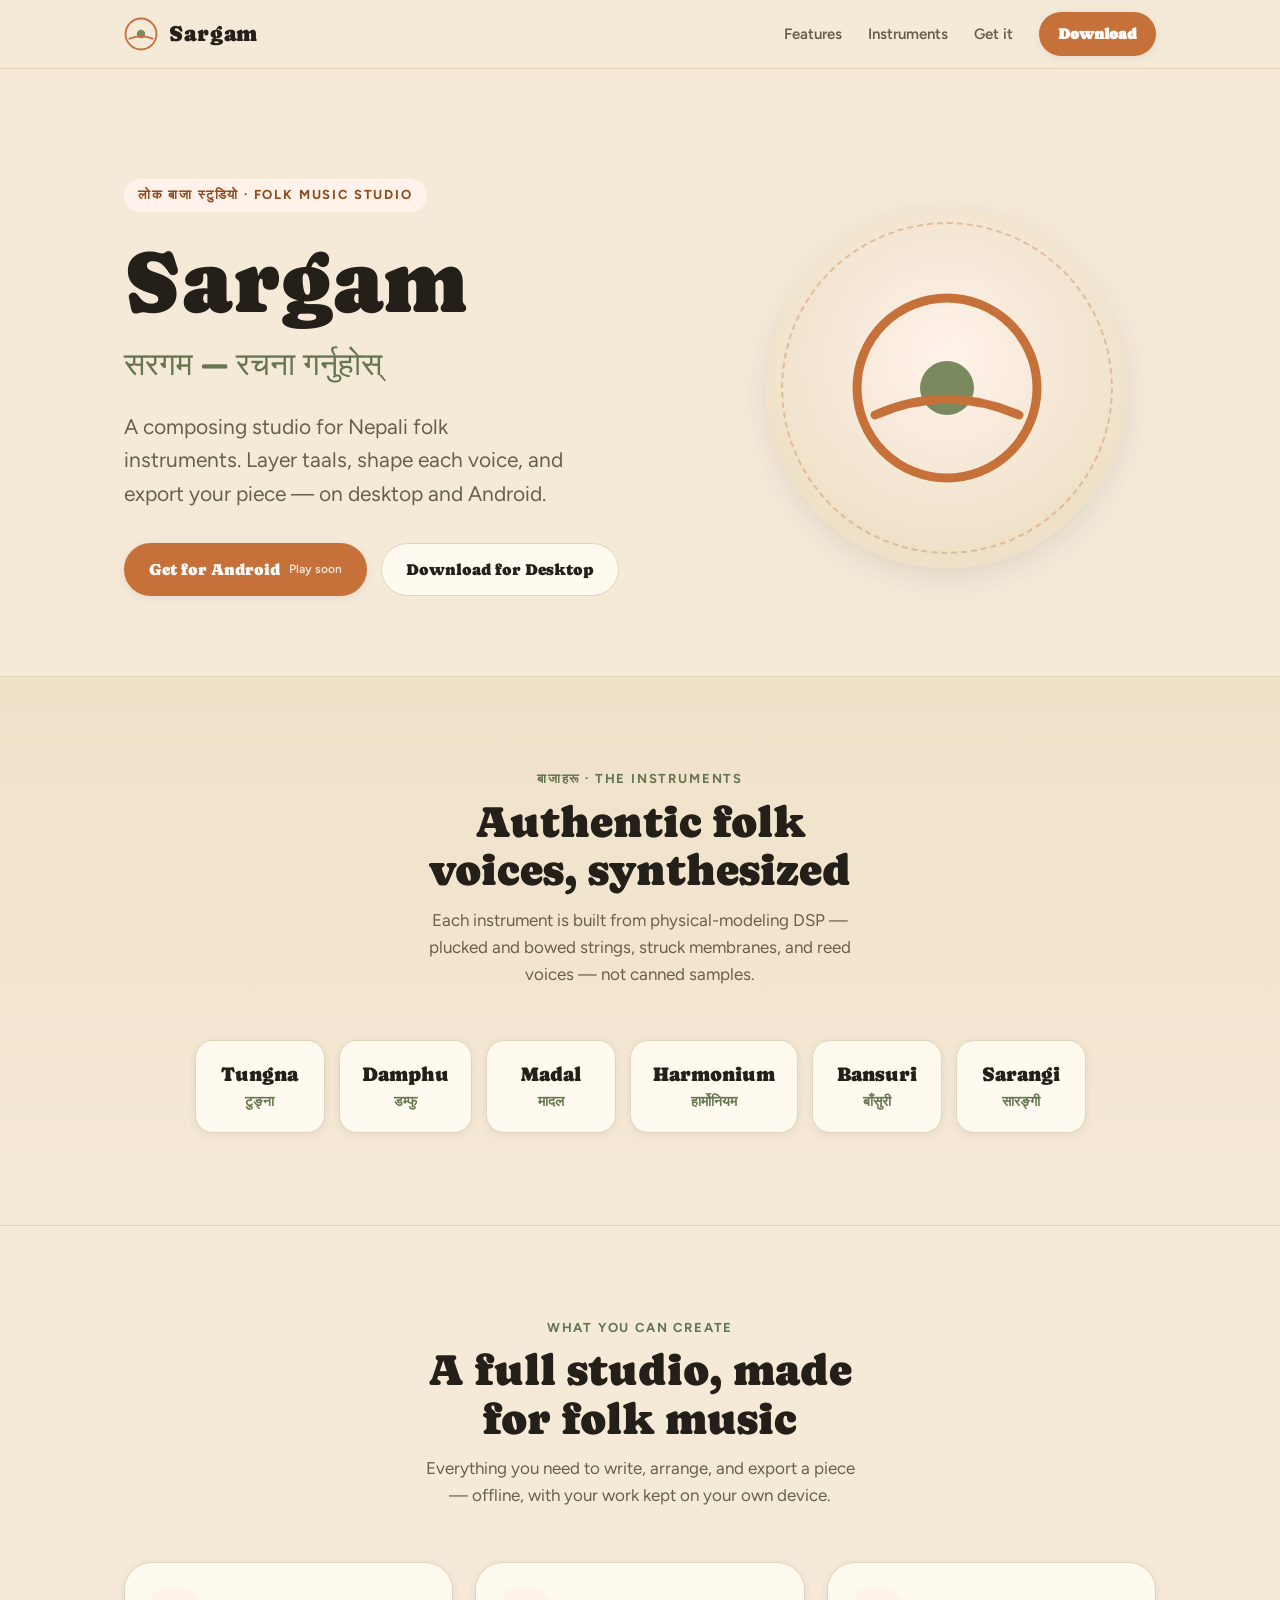
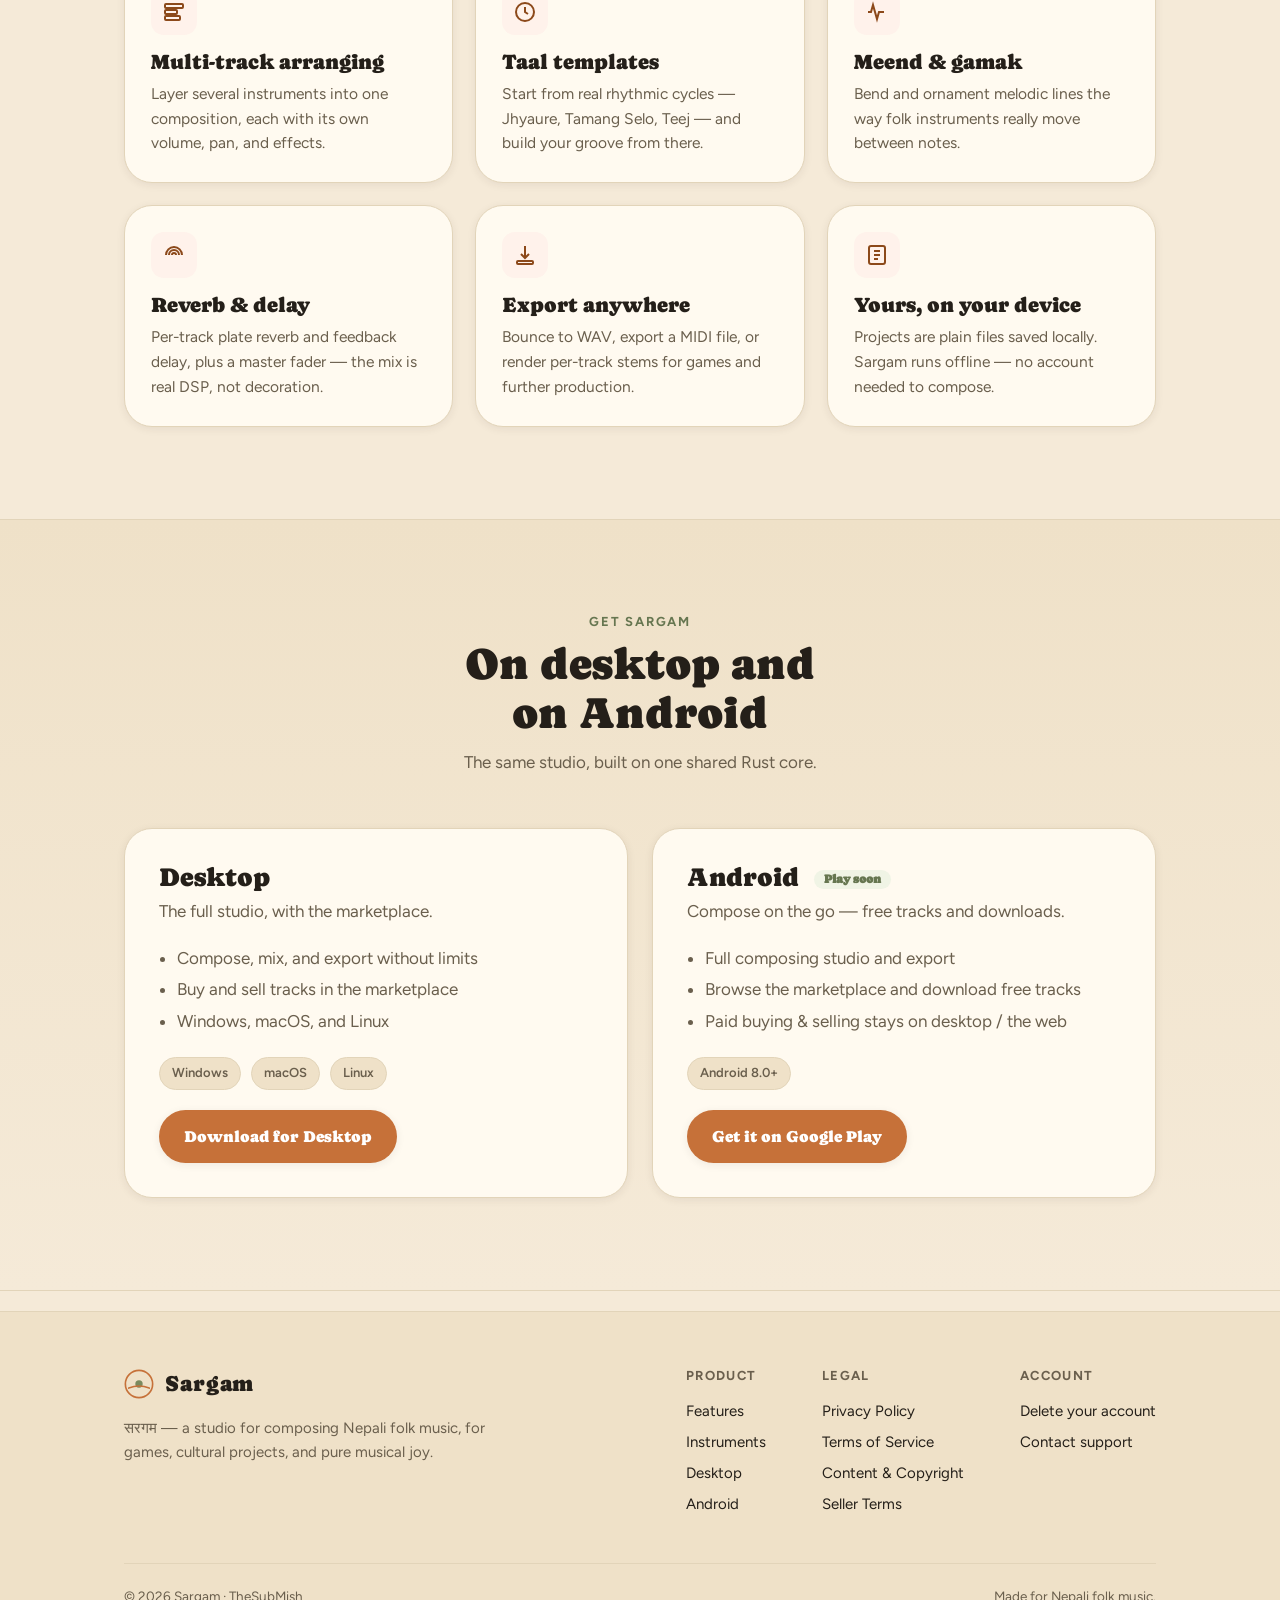
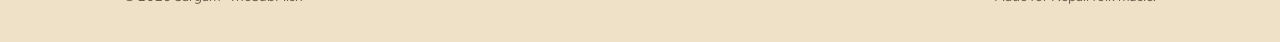
<file: website/index.html>
<!doctype html>
<html lang="en">
<head>
<meta charset="utf-8" />
<meta name="viewport" content="width=device-width, initial-scale=1" />
<title>Sargam — Compose music for Nepali folk instruments</title>
<meta name="description" content="Sargam (सरगम) is a music studio for Nepali folk instruments — tungna, damphu, madal, harmonium, and bansuri — on desktop and Android. Compose, layer taals, and export WAV, MIDI, and stems." />
<link rel="stylesheet" href="style.css" />
<link rel="icon" href="assets/favicon.svg" type="image/svg+xml" />
<meta property="og:title" content="Sargam — Nepali Folk Music Studio" />
<meta property="og:description" content="Compose music for Nepali folk instruments on desktop and Android." />
<meta property="og:type" content="website" />
</head>
<body>

<header class="site-nav">
  <div class="wrap nav-row">
    <a class="brand" href="index.html" aria-label="Sargam home">
      <svg class="brand-mark" width="34" height="34" viewBox="0 0 44 44" fill="none" aria-hidden="true">
        <circle cx="22" cy="22" r="20" fill="none" stroke="var(--accent)" stroke-width="2.4"/>
        <circle cx="22" cy="22" r="5.4" fill="var(--sage)"/>
        <path d="M7 28 Q 22 22 37 28" fill="none" stroke="var(--accent)" stroke-width="2.4" stroke-linecap="round"/>
      </svg>
      <span class="name">Sargam</span>
    </a>
    <nav class="nav-links">
      <a href="#features" class="hide-sm">Features</a>
      <a href="#instruments" class="hide-sm">Instruments</a>
      <a href="#platforms" class="hide-sm">Get it</a>
      <a class="btn btn-primary" href="#platforms" style="padding:9px 18px;font-size:15px;color:#fff">Download</a>
    </nav>
  </div>
</header>

<section class="hero">
  <div class="wrap hero-grid">
    <div>
      <span class="eyebrow">लोक बाजा स्टुडियो · Folk music studio</span>
      <h1>Sargam</h1>
      <p class="deva">सरगम — रचना गर्नुहोस्</p>
      <p class="lede">A composing studio for Nepali folk instruments. Layer taals, shape each voice, and export your piece — on desktop and Android.</p>
      <div class="hero-cta">
        <a class="btn btn-primary" href="#mobile">Get for Android <small>Play soon</small></a>
        <a class="btn btn-ghost" href="#desktop">Download for Desktop</a>
      </div>
    </div>
    <div class="hero-art" aria-hidden="true">
      <div class="disc">
        <svg width="55%" viewBox="0 0 44 44" fill="none">
          <circle cx="22" cy="22" r="20" fill="none" stroke="var(--accent)" stroke-width="2"/>
          <circle cx="22" cy="22" r="6" fill="var(--sage)"/>
          <path d="M6 28 Q 22 21 38 28" fill="none" stroke="var(--accent)" stroke-width="2" stroke-linecap="round"/>
        </svg>
      </div>
    </div>
  </div>
</section>

<section class="block alt" id="instruments">
  <div class="wrap">
    <div class="section-head">
      <div class="kicker">बाजाहरू · The instruments</div>
      <h2>Authentic folk voices, synthesized</h2>
      <p>Each instrument is built from physical-modeling DSP — plucked and bowed strings, struck membranes, and reed voices — not canned samples.</p>
    </div>
    <div class="instrument-row">
      <div class="instrument"><div class="en">Tungna</div><div class="ne">टुङ्ना</div></div>
      <div class="instrument"><div class="en">Damphu</div><div class="ne">डम्फु</div></div>
      <div class="instrument"><div class="en">Madal</div><div class="ne">मादल</div></div>
      <div class="instrument"><div class="en">Harmonium</div><div class="ne">हार्मोनियम</div></div>
      <div class="instrument"><div class="en">Bansuri</div><div class="ne">बाँसुरी</div></div>
      <div class="instrument"><div class="en">Sarangi</div><div class="ne">सारङ्गी</div></div>
    </div>
  </div>
</section>

<section class="block" id="features">
  <div class="wrap">
    <div class="section-head">
      <div class="kicker">What you can create</div>
      <h2>A full studio, made for folk music</h2>
      <p>Everything you need to write, arrange, and export a piece — offline, with your work kept on your own device.</p>
    </div>
    <div class="cards">
      <div class="card">
        <div class="ico"><svg width="24" height="24" viewBox="0 0 24 24" fill="none" stroke="currentColor" stroke-width="2"><rect x="3" y="4" width="18" height="4" rx="1"/><rect x="3" y="10" width="12" height="4" rx="1"/><rect x="3" y="16" width="15" height="4" rx="1"/></svg></div>
        <h3>Multi-track arranging</h3>
        <p>Layer several instruments into one composition, each with its own volume, pan, and effects.</p>
      </div>
      <div class="card">
        <div class="ico"><svg width="24" height="24" viewBox="0 0 24 24" fill="none" stroke="currentColor" stroke-width="2"><circle cx="12" cy="12" r="9"/><path d="M12 7v5l3 2"/></svg></div>
        <h3>Taal templates</h3>
        <p>Start from real rhythmic cycles — Jhyaure, Tamang Selo, Teej — and build your groove from there.</p>
      </div>
      <div class="card">
        <div class="ico"><svg width="24" height="24" viewBox="0 0 24 24" fill="none" stroke="currentColor" stroke-width="2"><path d="M3 12h3l2-7 4 14 2-7h5"/></svg></div>
        <h3>Meend &amp; gamak</h3>
        <p>Bend and ornament melodic lines the way folk instruments really move between notes.</p>
      </div>
      <div class="card">
        <div class="ico"><svg width="24" height="24" viewBox="0 0 24 24" fill="none" stroke="currentColor" stroke-width="2"><path d="M4 12a8 8 0 0 1 16 0M7 12a5 5 0 0 1 10 0M10 12a2 2 0 0 1 4 0"/></svg></div>
        <h3>Reverb &amp; delay</h3>
        <p>Per-track plate reverb and feedback delay, plus a master fader — the mix is real DSP, not decoration.</p>
      </div>
      <div class="card">
        <div class="ico"><svg width="24" height="24" viewBox="0 0 24 24" fill="none" stroke="currentColor" stroke-width="2"><path d="M12 3v12"/><path d="M8 11l4 4 4-4"/><rect x="4" y="18" width="16" height="3" rx="1"/></svg></div>
        <h3>Export anywhere</h3>
        <p>Bounce to WAV, export a MIDI file, or render per-track stems for games and further production.</p>
      </div>
      <div class="card">
        <div class="ico"><svg width="24" height="24" viewBox="0 0 24 24" fill="none" stroke="currentColor" stroke-width="2"><rect x="4" y="3" width="16" height="18" rx="2"/><path d="M9 8h6M9 12h6M9 16h4"/></svg></div>
        <h3>Yours, on your device</h3>
        <p>Projects are plain files saved locally. Sargam runs offline — no account needed to compose.</p>
      </div>
    </div>
  </div>
</section>

<section class="block alt" id="platforms">
  <div class="wrap">
    <div class="section-head">
      <div class="kicker">Get Sargam</div>
      <h2>On desktop and on Android</h2>
      <p>The same studio, built on one shared Rust core.</p>
    </div>
    <div class="platforms">
      <div class="platform" id="desktop">
        <h3>Desktop</h3>
        <p class="sub">The full studio, with the marketplace.</p>
        <ul>
          <li>Compose, mix, and export without limits</li>
          <li>Buy and sell tracks in the marketplace</li>
          <li>Windows, macOS, and Linux</li>
        </ul>
        <div class="os-badges" style="margin-bottom:20px">
          <span class="os-badge">Windows</span>
          <span class="os-badge">macOS</span>
          <span class="os-badge">Linux</span>
        </div>
        <a class="btn btn-primary" href="https://github.com/TheSubMish/sargam-studio/releases/latest">Download for Desktop</a>
      </div>
      <div class="platform" id="mobile">
        <h3>Android <span class="pill-note">Play soon</span></h3>
        <p class="sub">Compose on the go — free tracks and downloads.</p>
        <ul>
          <li>Full composing studio and export</li>
          <li>Browse the marketplace and download free tracks</li>
          <li>Paid buying &amp; selling stays on desktop / the web</li>
        </ul>
        <div class="os-badges" style="margin-bottom:20px">
          <span class="os-badge">Android 8.0+</span>
        </div>
        <a class="btn btn-primary" href="https://play.google.com/store/apps/details?id=com.submish.sargam">Get it on Google Play</a>
      </div>
    </div>
  </div>
</section>

<footer class="site-footer">
  <div class="wrap">
    <div class="foot-grid">
      <div class="foot-brand">
        <a class="brand" href="index.html" style="margin-bottom:12px">
          <svg class="brand-mark" width="30" height="30" viewBox="0 0 44 44" fill="none" aria-hidden="true">
            <circle cx="22" cy="22" r="20" fill="none" stroke="var(--accent)" stroke-width="2.4"/>
            <circle cx="22" cy="22" r="5.4" fill="var(--sage)"/>
            <path d="M7 28 Q 22 22 37 28" fill="none" stroke="var(--accent)" stroke-width="2.4" stroke-linecap="round"/>
          </svg>
          <span class="name">Sargam</span>
        </a>
        <p>सरगम — a studio for composing Nepali folk music, for games, cultural projects, and pure musical joy.</p>
      </div>
      <div class="foot-cols">
        <div class="foot-col">
          <h4>Product</h4>
          <a href="#features">Features</a>
          <a href="#instruments">Instruments</a>
          <a href="#desktop">Desktop</a>
          <a href="#mobile">Android</a>
        </div>
        <div class="foot-col">
          <h4>Legal</h4>
          <a href="privacy.html">Privacy Policy</a>
          <a href="terms.html">Terms of Service</a>
          <a href="content-policy.html">Content &amp; Copyright</a>
          <a href="seller-terms.html">Seller Terms</a>
        </div>
        <div class="foot-col">
          <h4>Account</h4>
          <a href="delete-account.html">Delete your account</a>
          <a href="mailto:subodhmishra765@gmail.com">Contact support</a>
        </div>
      </div>
    </div>
    <div class="foot-legal">
      <span>© <span id="year">2026</span> Sargam · TheSubMish</span>
      <span>Made for Nepali folk music.</span>
    </div>
  </div>
</footer>

<script>document.getElementById("year").textContent = new Date().getFullYear();</script>
</body>
</html>
</file>
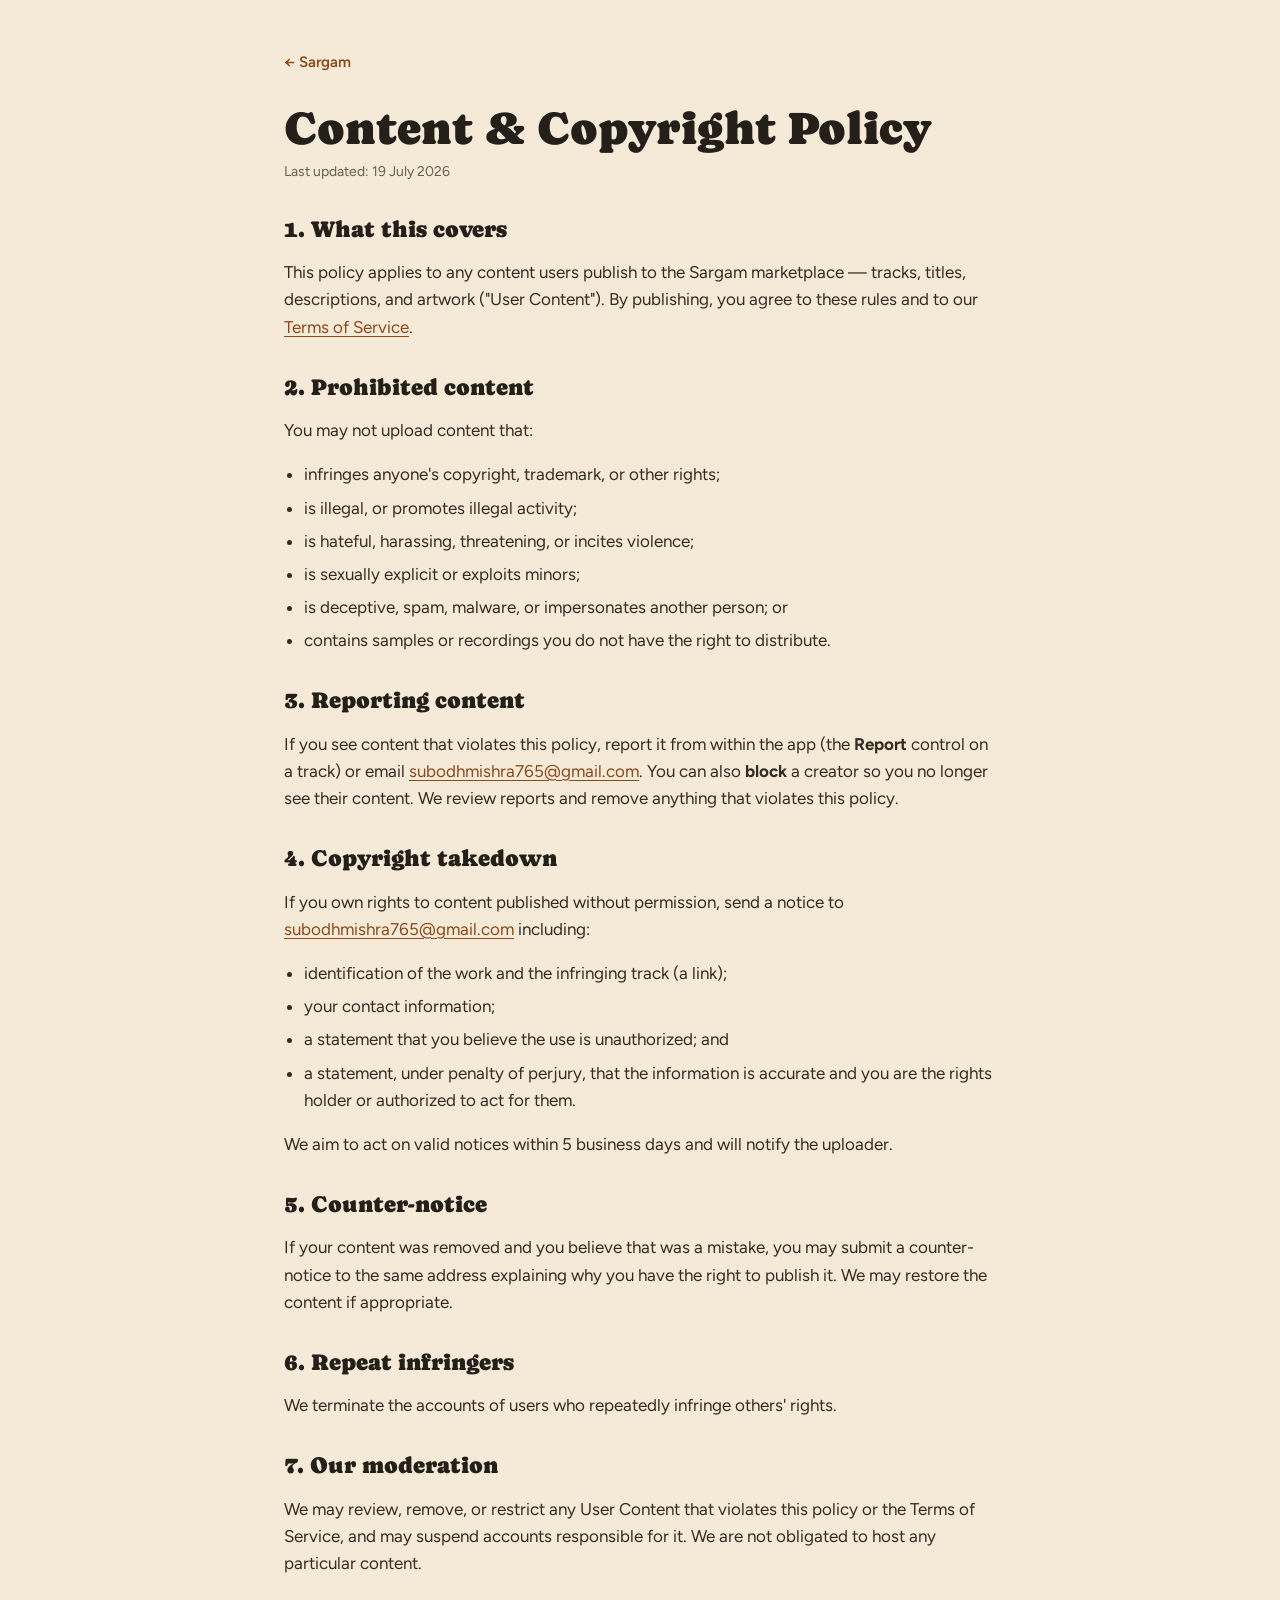
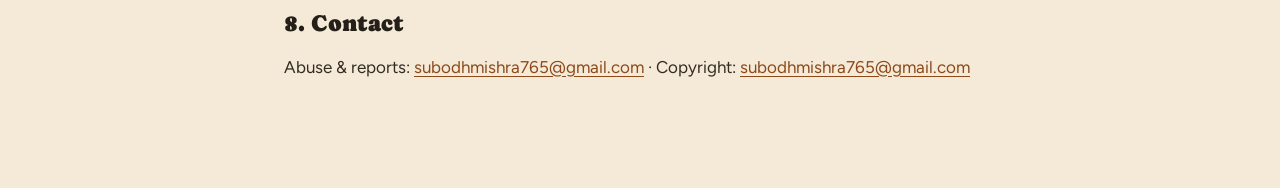
<file: website/content-policy.html>
<!doctype html>
<html lang="en">
<head>
<meta charset="utf-8" />
<meta name="viewport" content="width=device-width, initial-scale=1" />
<title>Content &amp; Copyright Policy — Sargam</title>
<meta name="description" content="Rules for content uploaded to Sargam, how to report it, and our copyright takedown process." />
<link rel="stylesheet" href="style.css" />
<link rel="icon" href="assets/favicon.svg" type="image/svg+xml" />
</head>
<body>
<div class="legal-wrap">
  <a class="legal-back" href="index.html">← Sargam</a>
  <h1>Content &amp; Copyright Policy</h1>
  <p class="legal-meta">Last updated: 19 July 2026</p>

  <div class="legal-body">
    <h2>1. What this covers</h2>
    <p>This policy applies to any content users publish to the Sargam marketplace — tracks, titles, descriptions, and artwork ("User Content"). By publishing, you agree to these rules and to our <a href="terms.html">Terms of Service</a>.</p>

    <h2>2. Prohibited content</h2>
    <p>You may not upload content that:</p>
    <ul>
      <li>infringes anyone's copyright, trademark, or other rights;</li>
      <li>is illegal, or promotes illegal activity;</li>
      <li>is hateful, harassing, threatening, or incites violence;</li>
      <li>is sexually explicit or exploits minors;</li>
      <li>is deceptive, spam, malware, or impersonates another person; or</li>
      <li>contains samples or recordings you do not have the right to distribute.</li>
    </ul>

    <h2>3. Reporting content</h2>
    <p>If you see content that violates this policy, report it from within the app (the <strong>Report</strong> control on a track) or email <a href="mailto:subodhmishra765@gmail.com">subodhmishra765@gmail.com</a>. You can also <strong>block</strong> a creator so you no longer see their content. We review reports and remove anything that violates this policy.</p>

    <h2>4. Copyright takedown</h2>
    <p>If you own rights to content published without permission, send a notice to <a href="mailto:subodhmishra765@gmail.com">subodhmishra765@gmail.com</a> including:</p>
    <ul>
      <li>identification of the work and the infringing track (a link);</li>
      <li>your contact information;</li>
      <li>a statement that you believe the use is unauthorized; and</li>
      <li>a statement, under penalty of perjury, that the information is accurate and you are the rights holder or authorized to act for them.</li>
    </ul>
    <p>We aim to act on valid notices within 5 business days and will notify the uploader.</p>

    <h2>5. Counter-notice</h2>
    <p>If your content was removed and you believe that was a mistake, you may submit a counter-notice to the same address explaining why you have the right to publish it. We may restore the content if appropriate.</p>

    <h2>6. Repeat infringers</h2>
    <p>We terminate the accounts of users who repeatedly infringe others' rights.</p>

    <h2>7. Our moderation</h2>
    <p>We may review, remove, or restrict any User Content that violates this policy or the Terms of Service, and may suspend accounts responsible for it. We are not obligated to host any particular content.</p>

    <h2>8. Contact</h2>
    <p>Abuse &amp; reports: <a href="mailto:subodhmishra765@gmail.com">subodhmishra765@gmail.com</a> · Copyright: <a href="mailto:subodhmishra765@gmail.com">subodhmishra765@gmail.com</a></p>
  </div>
</div>
</body>
</html>
</file>
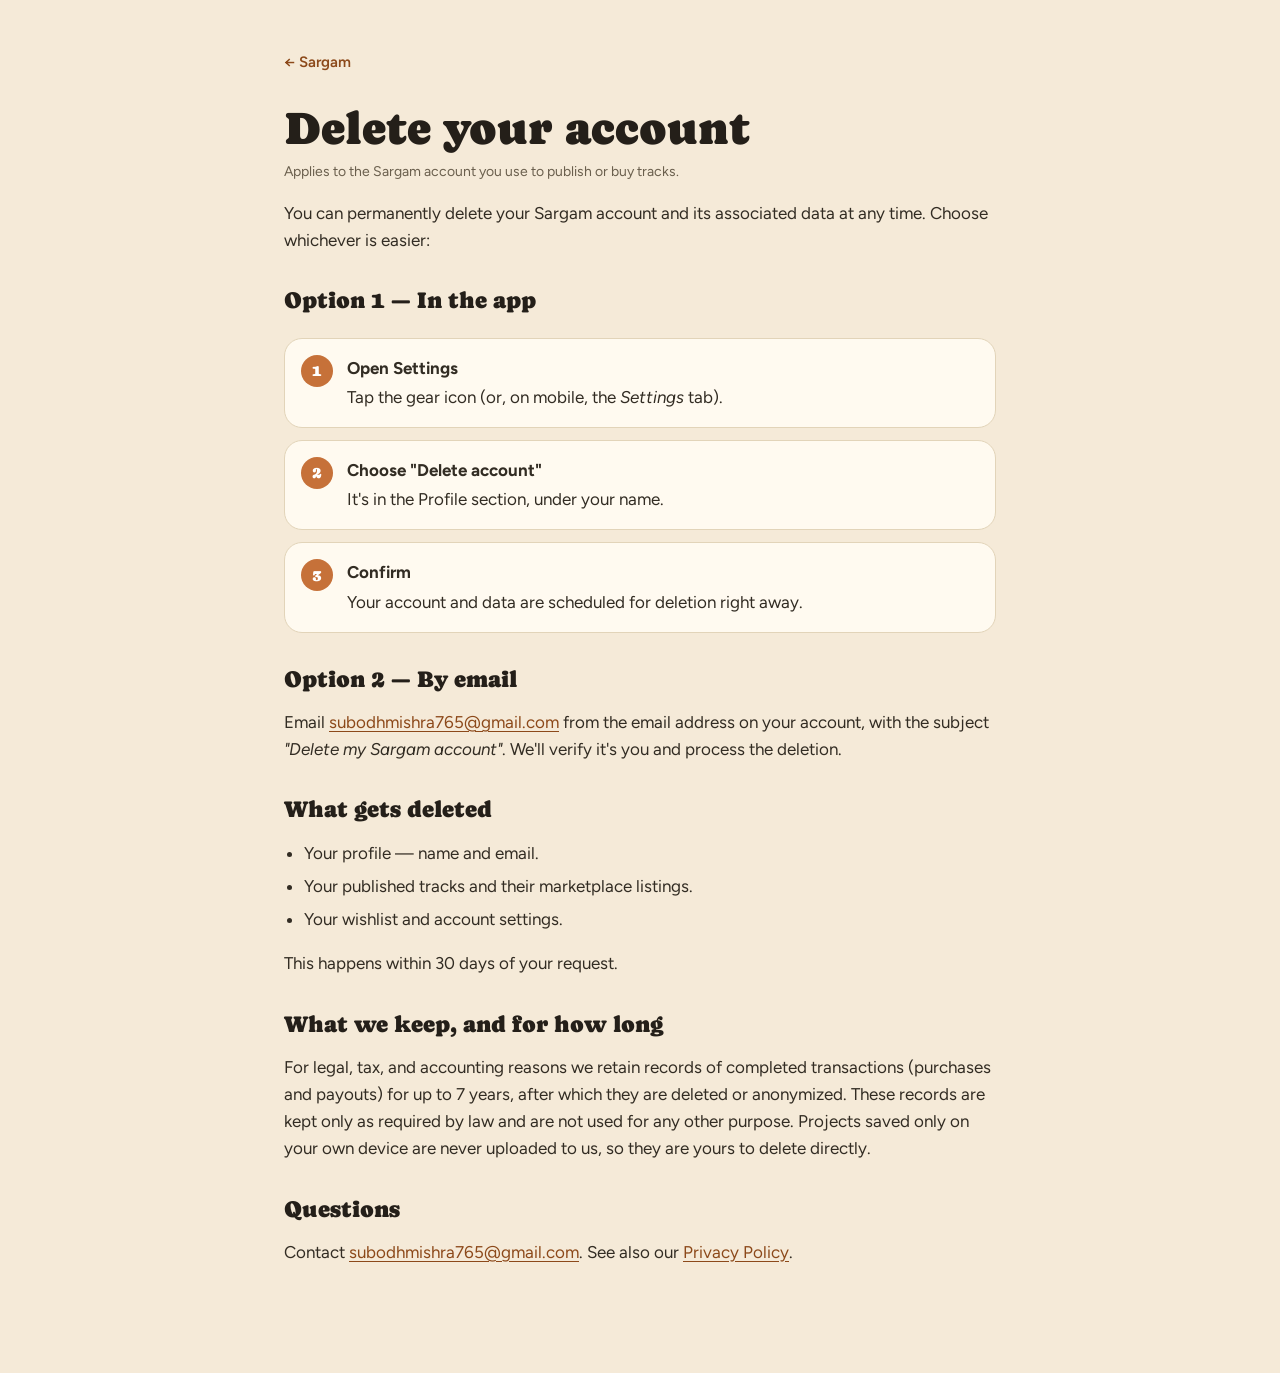
<file: website/delete-account.html>
<!doctype html>
<html lang="en">
<head>
<meta charset="utf-8" />
<meta name="viewport" content="width=device-width, initial-scale=1" />
<title>Delete your account — Sargam</title>
<meta name="description" content="How to delete your Sargam account and the data associated with it." />
<link rel="stylesheet" href="style.css" />
<link rel="icon" href="assets/favicon.svg" type="image/svg+xml" />
<!--
  This is the public account-deletion page Google Play requires. Its URL goes
  in Play Console → Data safety. Replace subodhmishra765@gmail.com and the retention line.
-->
</head>
<body>
<div class="legal-wrap">
  <a class="legal-back" href="index.html">← Sargam</a>
  <h1>Delete your account</h1>
  <p class="legal-meta">Applies to the Sargam account you use to publish or buy tracks.</p>

  <div class="legal-body">
    <p>You can permanently delete your Sargam account and its associated data at any time. Choose whichever is easier:</p>

    <h2>Option 1 — In the app</h2>
    <ol class="steps">
      <li><b>Open Settings</b> Tap the gear icon (or, on mobile, the <em>Settings</em> tab).</li>
      <li><b>Choose "Delete account"</b> It's in the Profile section, under your name.</li>
      <li><b>Confirm</b> Your account and data are scheduled for deletion right away.</li>
    </ol>

    <h2>Option 2 — By email</h2>
    <p>Email <a href="mailto:subodhmishra765@gmail.com?subject=Delete%20my%20Sargam%20account">subodhmishra765@gmail.com</a> from the email address on your account, with the subject <em>"Delete my Sargam account"</em>. We'll verify it's you and process the deletion.</p>

    <h2>What gets deleted</h2>
    <ul>
      <li>Your profile — name and email.</li>
      <li>Your published tracks and their marketplace listings.</li>
      <li>Your wishlist and account settings.</li>
    </ul>
    <p>This happens within 30 days of your request.</p>

    <h2>What we keep, and for how long</h2>
    <p>For legal, tax, and accounting reasons we retain records of completed transactions (purchases and payouts) for up to 7 years, after which they are deleted or anonymized. These records are kept only as required by law and are not used for any other purpose. Projects saved only on your own device are never uploaded to us, so they are yours to delete directly.</p>

    <h2>Questions</h2>
    <p>Contact <a href="mailto:subodhmishra765@gmail.com">subodhmishra765@gmail.com</a>. See also our <a href="privacy.html">Privacy Policy</a>.</p>
  </div>
</div>
</body>
</html>
</file>
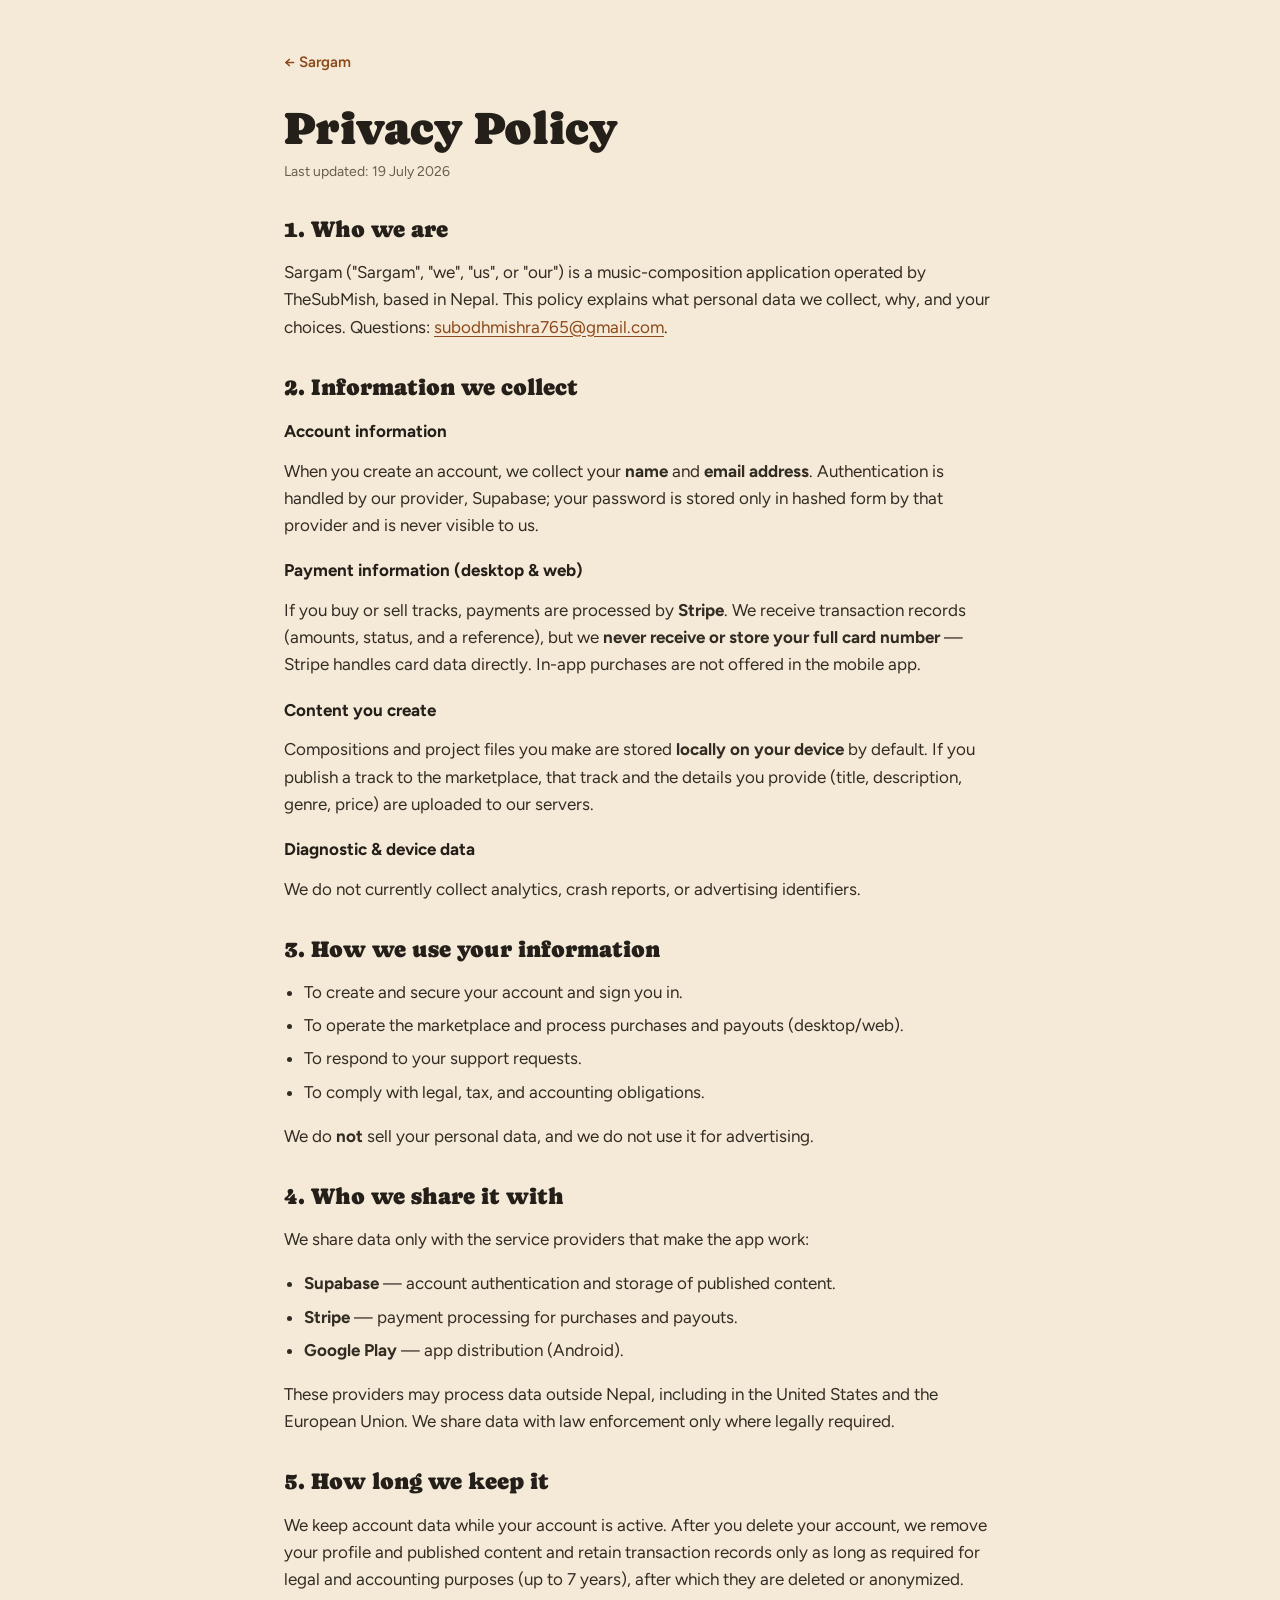
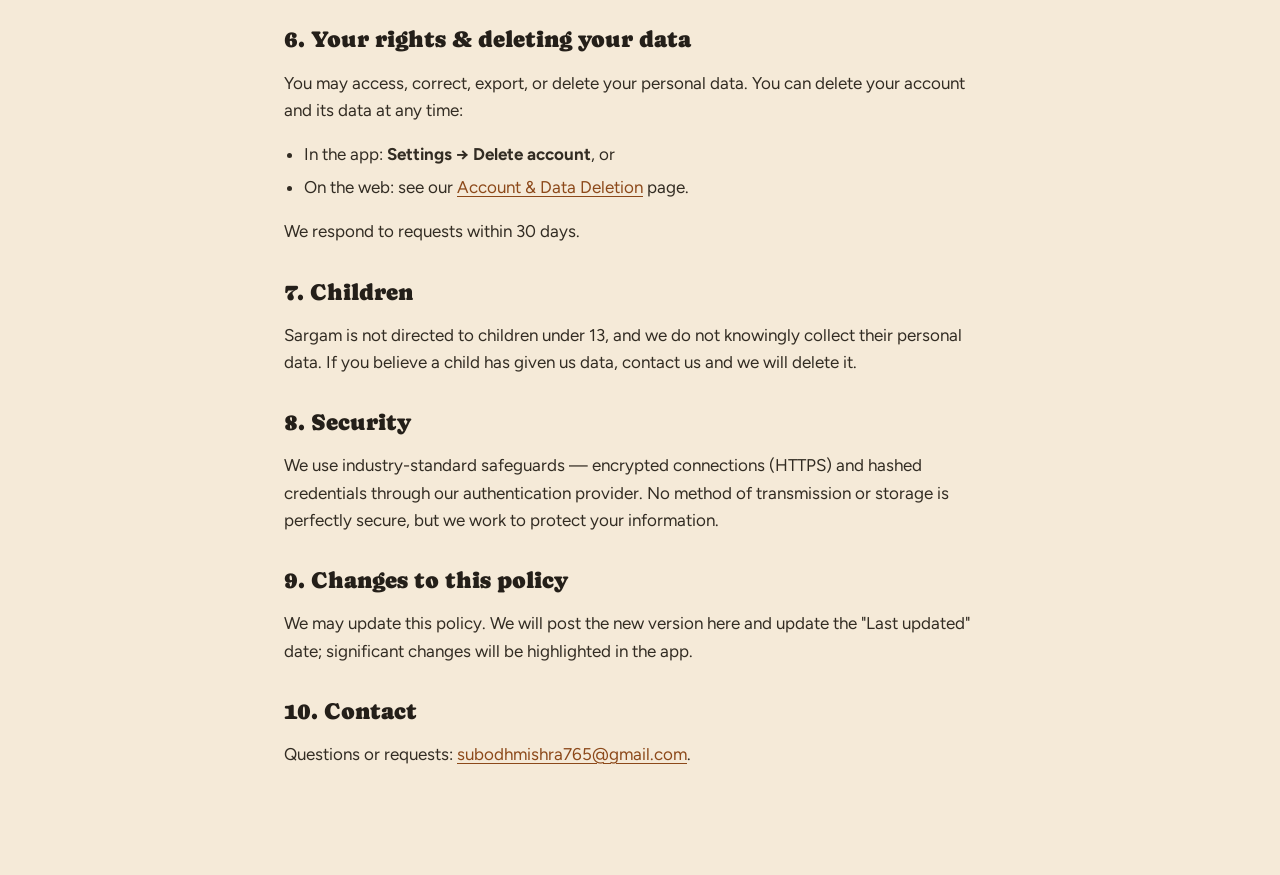
<file: website/privacy.html>
<!doctype html>
<html lang="en">
<head>
<meta charset="utf-8" />
<meta name="viewport" content="width=device-width, initial-scale=1" />
<title>Privacy Policy — Sargam</title>
<meta name="description" content="How Sargam collects, uses, and protects your data." />
<link rel="stylesheet" href="style.css" />
<link rel="icon" href="assets/favicon.svg" type="image/svg+xml" />
</head>
<body>
<div class="legal-wrap">
  <a class="legal-back" href="index.html">← Sargam</a>
  <h1>Privacy Policy</h1>
  <p class="legal-meta">Last updated: 19 July 2026</p>

  <div class="legal-body">
    <h2>1. Who we are</h2>
    <p>Sargam ("Sargam", "we", "us", or "our") is a music-composition application operated by TheSubMish, based in Nepal. This policy explains what personal data we collect, why, and your choices. Questions: <a href="mailto:subodhmishra765@gmail.com">subodhmishra765@gmail.com</a>.</p>

    <h2>2. Information we collect</h2>
    <h3>Account information</h3>
    <p>When you create an account, we collect your <strong>name</strong> and <strong>email address</strong>. Authentication is handled by our provider, Supabase; your password is stored only in hashed form by that provider and is never visible to us.</p>
    <h3>Payment information (desktop &amp; web)</h3>
    <p>If you buy or sell tracks, payments are processed by <strong>Stripe</strong>. We receive transaction records (amounts, status, and a reference), but we <strong>never receive or store your full card number</strong> — Stripe handles card data directly. In-app purchases are not offered in the mobile app.</p>
    <h3>Content you create</h3>
    <p>Compositions and project files you make are stored <strong>locally on your device</strong> by default. If you publish a track to the marketplace, that track and the details you provide (title, description, genre, price) are uploaded to our servers.</p>
    <h3>Diagnostic &amp; device data</h3>
    <p>We do not currently collect analytics, crash reports, or advertising identifiers.</p>

    <h2>3. How we use your information</h2>
    <ul>
      <li>To create and secure your account and sign you in.</li>
      <li>To operate the marketplace and process purchases and payouts (desktop/web).</li>
      <li>To respond to your support requests.</li>
      <li>To comply with legal, tax, and accounting obligations.</li>
    </ul>
    <p>We do <strong>not</strong> sell your personal data, and we do not use it for advertising.</p>

    <h2>4. Who we share it with</h2>
    <p>We share data only with the service providers that make the app work:</p>
    <ul>
      <li><strong>Supabase</strong> — account authentication and storage of published content.</li>
      <li><strong>Stripe</strong> — payment processing for purchases and payouts.</li>
      <li><strong>Google Play</strong> — app distribution (Android).</li>
    </ul>
    <p>These providers may process data outside Nepal, including in the United States and the European Union. We share data with law enforcement only where legally required.</p>

    <h2>5. How long we keep it</h2>
    <p>We keep account data while your account is active. After you delete your account, we remove your profile and published content and retain transaction records only as long as required for legal and accounting purposes (up to 7 years), after which they are deleted or anonymized.</p>

    <h2>6. Your rights &amp; deleting your data</h2>
    <p>You may access, correct, export, or delete your personal data. You can delete your account and its data at any time:</p>
    <ul>
      <li>In the app: <strong>Settings → Delete account</strong>, or</li>
      <li>On the web: see our <a href="delete-account.html">Account &amp; Data Deletion</a> page.</li>
    </ul>
    <p>We respond to requests within 30 days.</p>

    <h2>7. Children</h2>
    <p>Sargam is not directed to children under 13, and we do not knowingly collect their personal data. If you believe a child has given us data, contact us and we will delete it.</p>

    <h2>8. Security</h2>
    <p>We use industry-standard safeguards — encrypted connections (HTTPS) and hashed credentials through our authentication provider. No method of transmission or storage is perfectly secure, but we work to protect your information.</p>

    <h2>9. Changes to this policy</h2>
    <p>We may update this policy. We will post the new version here and update the "Last updated" date; significant changes will be highlighted in the app.</p>

    <h2>10. Contact</h2>
    <p>Questions or requests: <a href="mailto:subodhmishra765@gmail.com">subodhmishra765@gmail.com</a>.</p>
  </div>
</div>
</body>
</html>
</file>
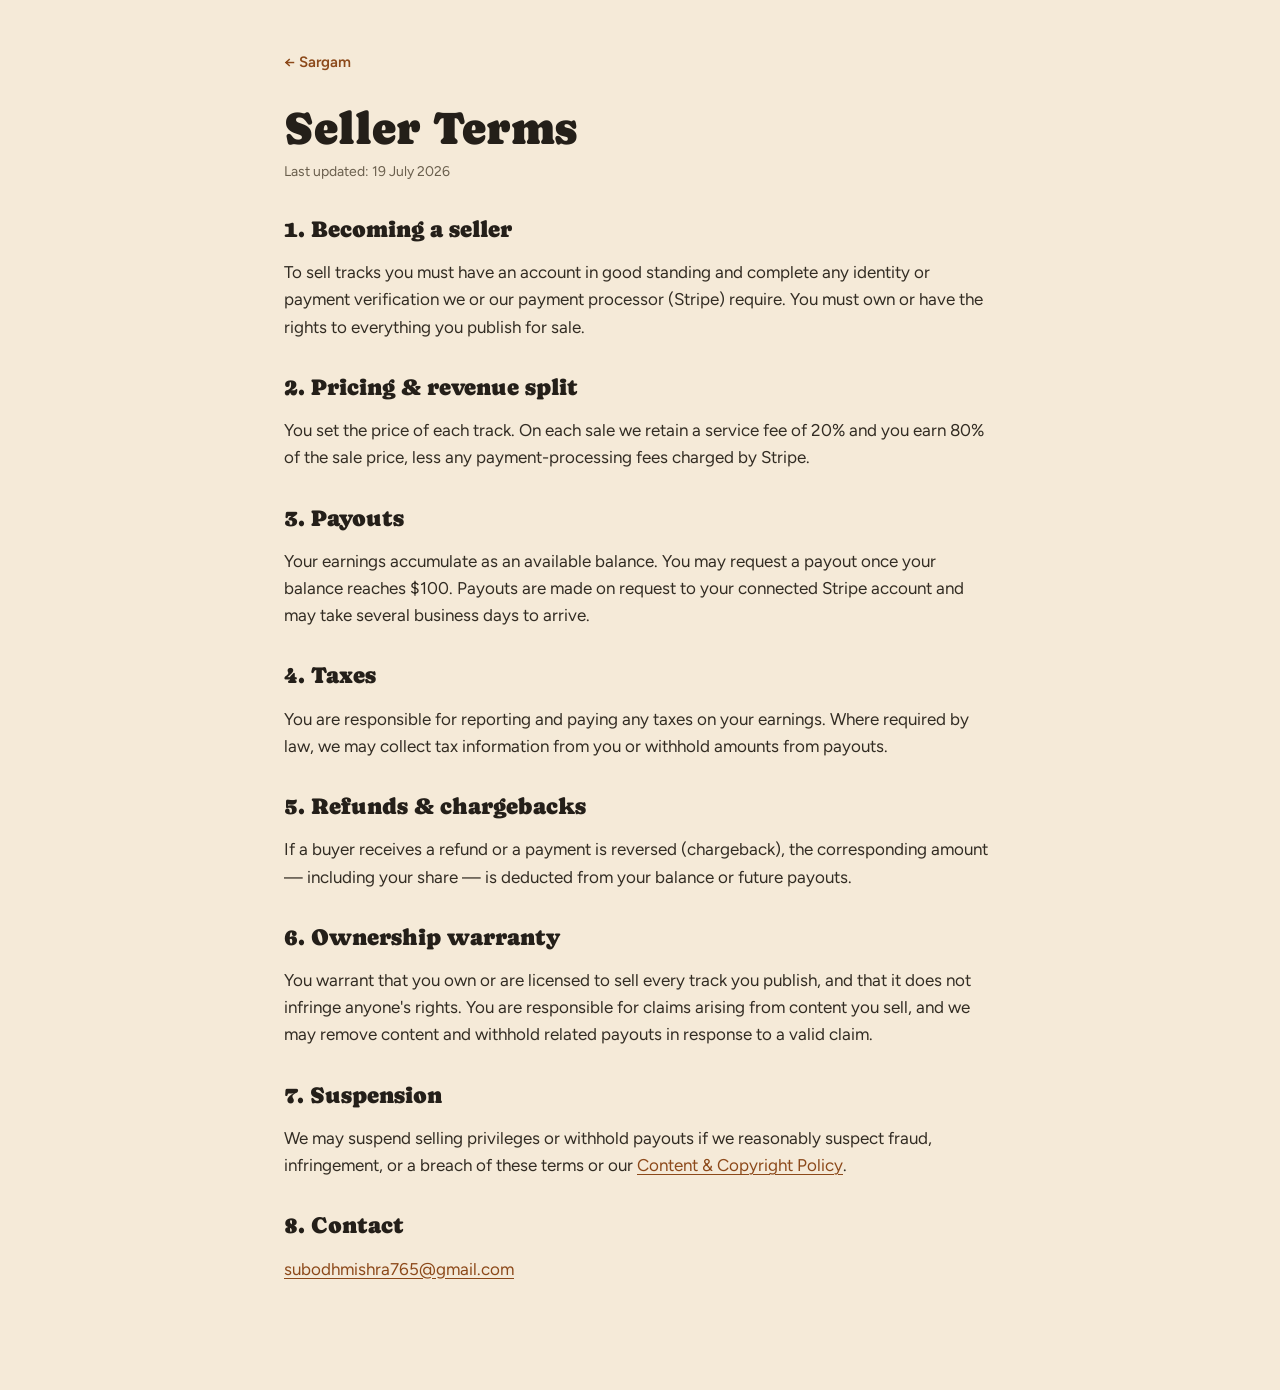
<file: website/seller-terms.html>
<!doctype html>
<html lang="en">
<head>
<meta charset="utf-8" />
<meta name="viewport" content="width=device-width, initial-scale=1" />
<title>Seller Terms — Sargam</title>
<meta name="description" content="Terms for selling tracks and receiving payouts on Sargam." />
<link rel="stylesheet" href="style.css" />
<link rel="icon" href="assets/favicon.svg" type="image/svg+xml" />
</head>
<body>
<div class="legal-wrap">
  <a class="legal-back" href="index.html">← Sargam</a>
  <h1>Seller Terms</h1>
  <p class="legal-meta">Last updated: 19 July 2026</p>

  <div class="legal-body">
    <h2>1. Becoming a seller</h2>
    <p>To sell tracks you must have an account in good standing and complete any identity or payment verification we or our payment processor (Stripe) require. You must own or have the rights to everything you publish for sale.</p>

    <h2>2. Pricing &amp; revenue split</h2>
    <p>You set the price of each track. On each sale we retain a service fee of 20% and you earn 80% of the sale price, less any payment-processing fees charged by Stripe.</p>

    <h2>3. Payouts</h2>
    <p>Your earnings accumulate as an available balance. You may request a payout once your balance reaches $100. Payouts are made on request to your connected Stripe account and may take several business days to arrive.</p>

    <h2>4. Taxes</h2>
    <p>You are responsible for reporting and paying any taxes on your earnings. Where required by law, we may collect tax information from you or withhold amounts from payouts.</p>

    <h2>5. Refunds &amp; chargebacks</h2>
    <p>If a buyer receives a refund or a payment is reversed (chargeback), the corresponding amount — including your share — is deducted from your balance or future payouts.</p>

    <h2>6. Ownership warranty</h2>
    <p>You warrant that you own or are licensed to sell every track you publish, and that it does not infringe anyone's rights. You are responsible for claims arising from content you sell, and we may remove content and withhold related payouts in response to a valid claim.</p>

    <h2>7. Suspension</h2>
    <p>We may suspend selling privileges or withhold payouts if we reasonably suspect fraud, infringement, or a breach of these terms or our <a href="content-policy.html">Content &amp; Copyright Policy</a>.</p>

    <h2>8. Contact</h2>
    <p><a href="mailto:subodhmishra765@gmail.com">subodhmishra765@gmail.com</a></p>
  </div>
</div>
</body>
</html>
</file>
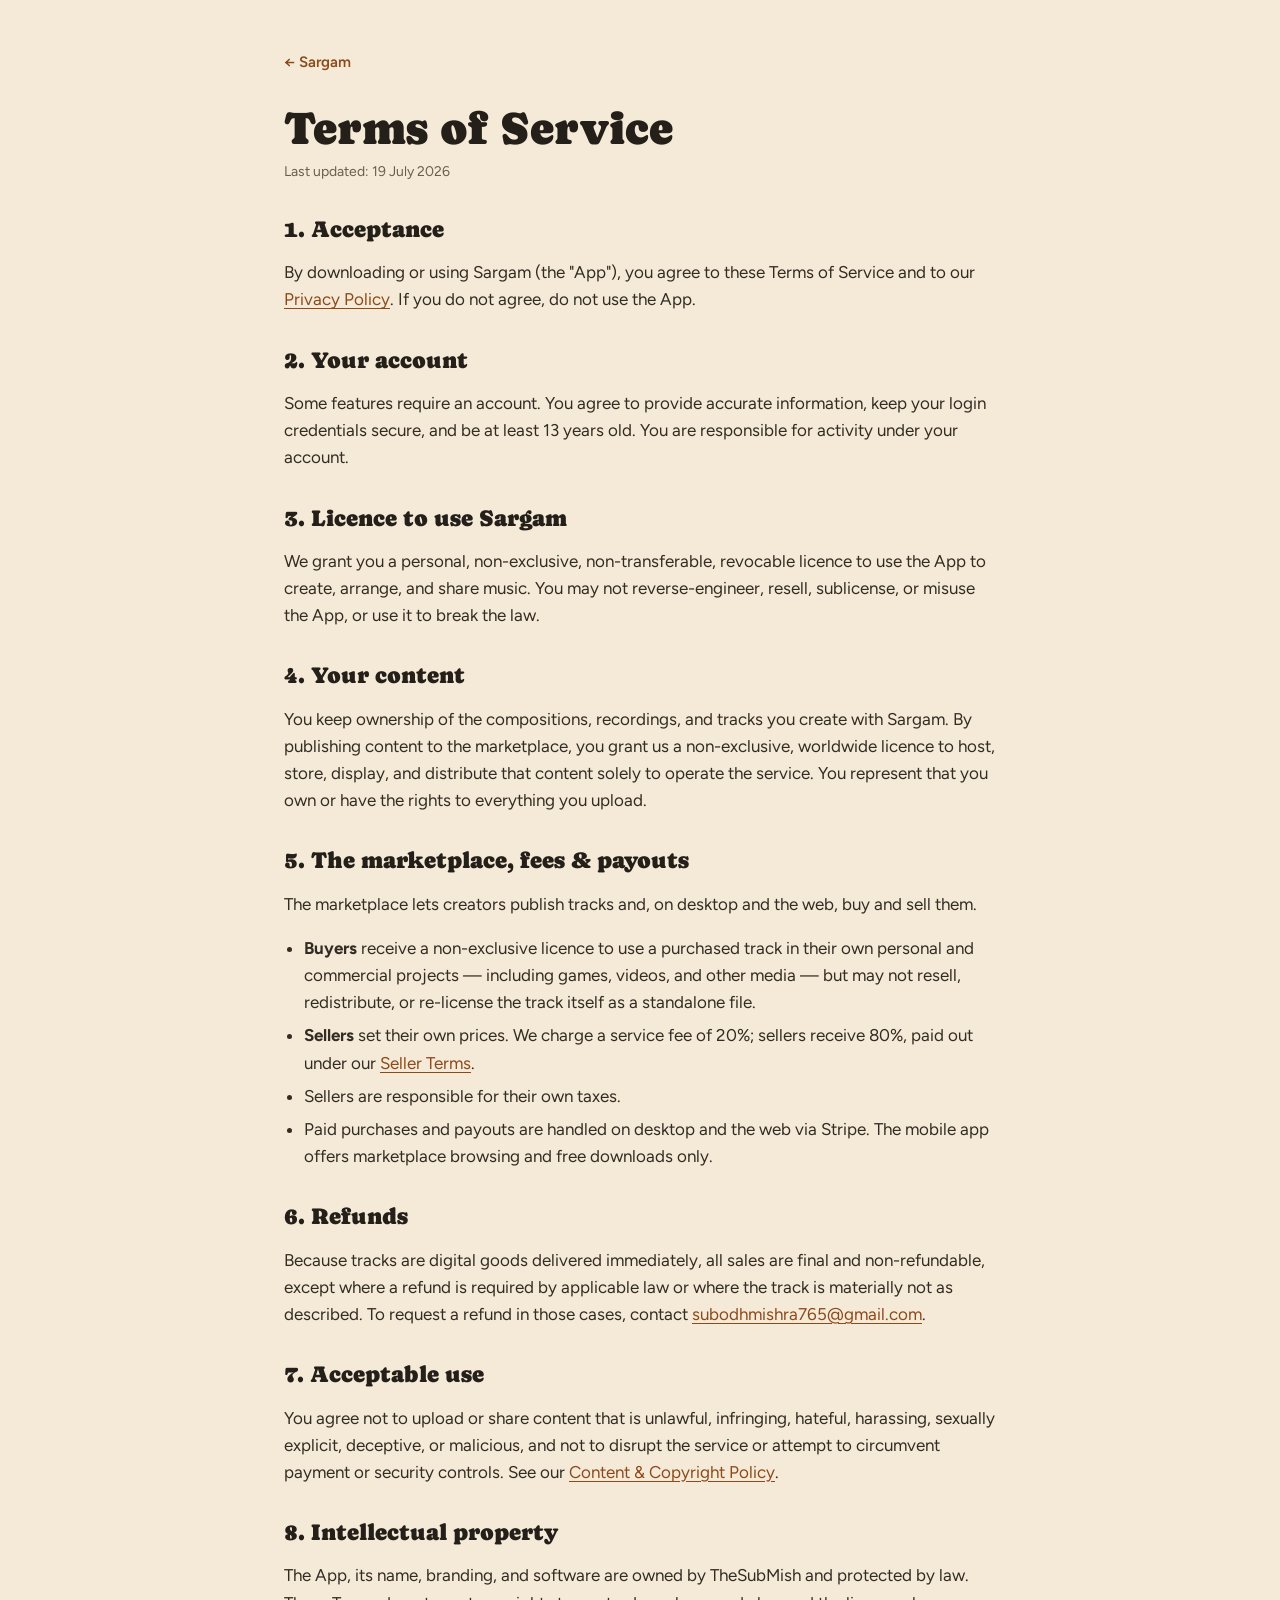
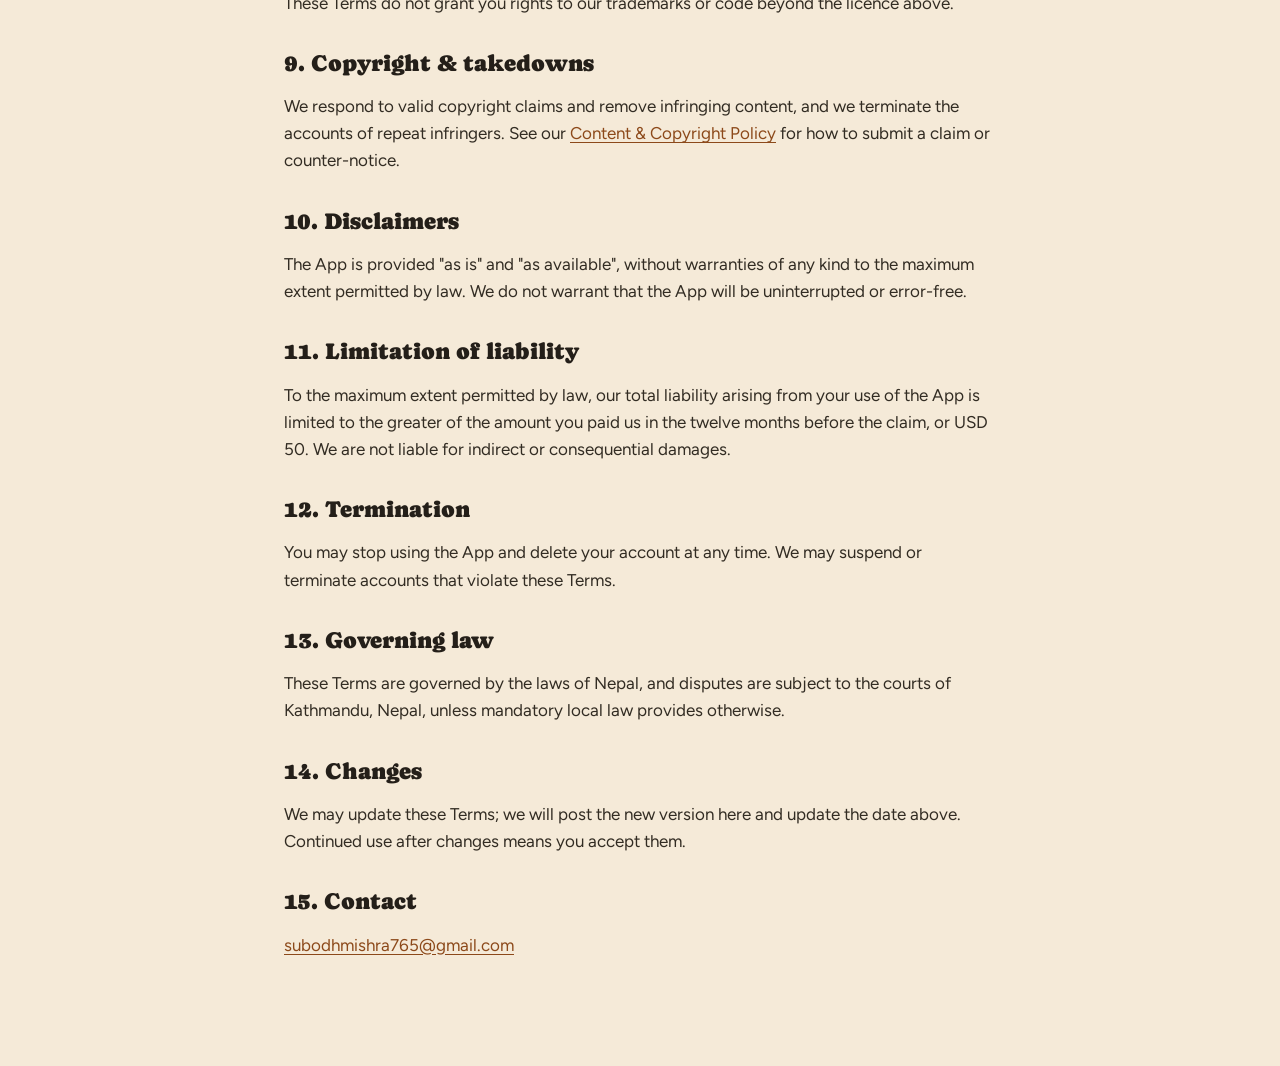
<file: website/terms.html>
<!doctype html>
<html lang="en">
<head>
<meta charset="utf-8" />
<meta name="viewport" content="width=device-width, initial-scale=1" />
<title>Terms of Service — Sargam</title>
<meta name="description" content="The terms that govern your use of Sargam and its marketplace." />
<link rel="stylesheet" href="style.css" />
<link rel="icon" href="assets/favicon.svg" type="image/svg+xml" />
</head>
<body>
<div class="legal-wrap">
  <a class="legal-back" href="index.html">← Sargam</a>
  <h1>Terms of Service</h1>
  <p class="legal-meta">Last updated: 19 July 2026</p>

  <div class="legal-body">
    <h2>1. Acceptance</h2>
    <p>By downloading or using Sargam (the "App"), you agree to these Terms of Service and to our <a href="privacy.html">Privacy Policy</a>. If you do not agree, do not use the App.</p>

    <h2>2. Your account</h2>
    <p>Some features require an account. You agree to provide accurate information, keep your login credentials secure, and be at least 13 years old. You are responsible for activity under your account.</p>

    <h2>3. Licence to use Sargam</h2>
    <p>We grant you a personal, non-exclusive, non-transferable, revocable licence to use the App to create, arrange, and share music. You may not reverse-engineer, resell, sublicense, or misuse the App, or use it to break the law.</p>

    <h2>4. Your content</h2>
    <p>You keep ownership of the compositions, recordings, and tracks you create with Sargam. By publishing content to the marketplace, you grant us a non-exclusive, worldwide licence to host, store, display, and distribute that content solely to operate the service. You represent that you own or have the rights to everything you upload.</p>

    <h2>5. The marketplace, fees &amp; payouts</h2>
    <p>The marketplace lets creators publish tracks and, on desktop and the web, buy and sell them.</p>
    <ul>
      <li><strong>Buyers</strong> receive a non-exclusive licence to use a purchased track in their own personal and commercial projects — including games, videos, and other media — but may not resell, redistribute, or re-license the track itself as a standalone file.</li>
      <li><strong>Sellers</strong> set their own prices. We charge a service fee of 20%; sellers receive 80%, paid out under our <a href="seller-terms.html">Seller Terms</a>.</li>
      <li>Sellers are responsible for their own taxes.</li>
      <li>Paid purchases and payouts are handled on desktop and the web via Stripe. The mobile app offers marketplace browsing and free downloads only.</li>
    </ul>

    <h2>6. Refunds</h2>
    <p>Because tracks are digital goods delivered immediately, all sales are final and non-refundable, except where a refund is required by applicable law or where the track is materially not as described. To request a refund in those cases, contact <a href="mailto:subodhmishra765@gmail.com">subodhmishra765@gmail.com</a>.</p>

    <h2>7. Acceptable use</h2>
    <p>You agree not to upload or share content that is unlawful, infringing, hateful, harassing, sexually explicit, deceptive, or malicious, and not to disrupt the service or attempt to circumvent payment or security controls. See our <a href="content-policy.html">Content &amp; Copyright Policy</a>.</p>

    <h2>8. Intellectual property</h2>
    <p>The App, its name, branding, and software are owned by TheSubMish and protected by law. These Terms do not grant you rights to our trademarks or code beyond the licence above.</p>

    <h2>9. Copyright &amp; takedowns</h2>
    <p>We respond to valid copyright claims and remove infringing content, and we terminate the accounts of repeat infringers. See our <a href="content-policy.html">Content &amp; Copyright Policy</a> for how to submit a claim or counter-notice.</p>

    <h2>10. Disclaimers</h2>
    <p>The App is provided "as is" and "as available", without warranties of any kind to the maximum extent permitted by law. We do not warrant that the App will be uninterrupted or error-free.</p>

    <h2>11. Limitation of liability</h2>
    <p>To the maximum extent permitted by law, our total liability arising from your use of the App is limited to the greater of the amount you paid us in the twelve months before the claim, or USD 50. We are not liable for indirect or consequential damages.</p>

    <h2>12. Termination</h2>
    <p>You may stop using the App and delete your account at any time. We may suspend or terminate accounts that violate these Terms.</p>

    <h2>13. Governing law</h2>
    <p>These Terms are governed by the laws of Nepal, and disputes are subject to the courts of Kathmandu, Nepal, unless mandatory local law provides otherwise.</p>

    <h2>14. Changes</h2>
    <p>We may update these Terms; we will post the new version here and update the date above. Continued use after changes means you accept them.</p>

    <h2>15. Contact</h2>
    <p><a href="mailto:subodhmishra765@gmail.com">subodhmishra765@gmail.com</a></p>
  </div>
</div>
</body>
</html>
</file>
<file: ui/style.css>
/* Sargam — "Organic" design system tokens, imported from the Claude Design
   project (c2fc1636-0a9a-4823-8313-a9adedc9fe63, "Sargam v3.dc.html").
   Token values below are copied verbatim from that design system's
   styles.css; keep them in sync if the source system is retuned. */
@import url('https://fonts.googleapis.com/css2?family=Caprasimo:wght@400&family=Figtree:wght@400;600;700&display=swap');

:root {
  --color-bg: #f5ead8;
  --color-surface: #ebddc5;
  --color-text: #201e1d;
  --color-accent: #c67139;
  --color-accent-2: #7a8a5e;
  --color-divider: color-mix(in srgb, #201e1d 16%, transparent);

  --color-neutral-100: #f9f4ed;
  --color-neutral-200: #eee7db;
  --color-neutral-300: #dcd3c4;
  --color-neutral-400: #c0b6a5;
  --color-neutral-500: #a19786;
  --color-neutral-600: #82796a;
  --color-neutral-700: #645c50;
  --color-neutral-800: #474238;
  --color-neutral-900: #2e2b25;

  --color-accent-100: #fff2eb;
  --color-accent-200: #ffe1d0;
  --color-accent-300: #ffc6a5;
  --color-accent-400: #f6a06b;
  --color-accent-500: #d67f48;
  --color-accent-600: #b2622d;
  --color-accent-700: #8c491a;
  --color-accent-800: #643312;
  --color-accent-900: #402310;

  --color-accent-2-100: #f0fae1;
  --color-accent-2-200: #e1eecc;
  --color-accent-2-300: #ccdbb2;
  --color-accent-2-400: #aebf92;
  --color-accent-2-500: #8fa073;
  --color-accent-2-600: #728157;
  --color-accent-2-700: #56633f;
  --color-accent-2-800: #3d472b;
  --color-accent-2-900: #272e1b;

  --font-heading: "Caprasimo", system-ui, sans-serif;
  --font-heading-weight: 400;
  --font-body: "Figtree", system-ui, sans-serif;

  --space-1: 4px;
  --space-2: 8px;
  --space-3: 12px;
  --space-4: 16px;
  --space-5: 20px;
  --space-6: 24px;
  --space-7: 32px;
  --space-8: 40px;

  --radius-sm: 8px;
  --radius-md: 16px;
  --radius-lg: 28px;

  --shadow-sm: 0 1px 2px color-mix(in srgb, #2e2b25 14%, transparent);
  --shadow-md: 0 3px 10px color-mix(in srgb, #2e2b25 16%, transparent);
  --shadow-lg: 0 12px 32px color-mix(in srgb, #2e2b25 22%, transparent);
}

*, *::before, *::after { box-sizing: border-box; }

body {
  margin: 0;
  height: 100vh;
  overflow: hidden;
  background: var(--color-bg);
  color: var(--color-text);
  font-family: var(--font-body);
  font-size: 15px;
}

button { font-family: inherit; }
a { color: var(--color-accent); }
a:hover { color: var(--color-accent-600); }
:focus { outline: none; }
:focus-visible { outline: 2px solid var(--color-accent); outline-offset: 2px; }
::selection { background: color-mix(in srgb, var(--color-accent) 30%, transparent); }

/* — buttons (from the Organic system) — */
.btn {
  display: inline-flex; align-items: center; justify-content: center; gap: 6px;
  cursor: pointer; text-decoration: none;
  font-family: var(--font-body); font-weight: 600; letter-spacing: 0.01em;
  font-size: 14px; line-height: 1.2; color: var(--color-text);
  background: transparent; border: 1px solid transparent;
  padding: var(--space-2) calc(var(--space-3) * 1.2);
  border-radius: 999px;
}
.btn:disabled { opacity: 0.45; cursor: not-allowed; }
.btn-primary { background: var(--color-accent); color: var(--color-bg); }
.btn-primary:hover:not(:disabled) { background: var(--color-accent-600); }
.btn-primary:active:not(:disabled) { background: var(--color-accent-700); }
.btn-secondary { border-color: var(--color-divider); background: var(--color-surface); }
.btn-secondary:hover:not(:disabled) { background: color-mix(in srgb, var(--color-text) 7%, transparent); }
.btn-accent { background: var(--color-accent-300); color: var(--color-accent-900); }
.btn-accent-2 { background: var(--color-accent-2-300); color: var(--color-accent-2-900); }
.btn-ghost { color: var(--color-accent); padding-inline: var(--space-2); background: transparent; }
.btn-ghost:hover:not(:disabled) { background: color-mix(in srgb, var(--color-accent) 10%, transparent); }
.btn-block { width: 100%; }
/* Destructive actions (delete account). A brick red distinct from the
   terracotta accent so "delete" never reads as a normal primary action. */
.btn-danger { background: #b23a26; color: #fff; }
.btn-danger:hover:not(:disabled) { background: #8f2e1e; color: #fff; }

/* Subtle text button under the profile card. */
.danger-link {
  display: block; margin-top: var(--space-2); background: none; border: none; cursor: pointer;
  font-family: var(--font-body); font-size: 13px; font-weight: 600; color: #b23a26;
  padding: 6px 0; text-align: left;
}
.danger-link:hover { text-decoration: underline; }

/* Report / Block controls on the track detail modal. */
.moderation-row { display: flex; align-items: center; justify-content: center; gap: 6px; margin-top: var(--space-3); }
.mod-link {
  background: none; border: none; cursor: pointer; font-family: var(--font-body);
  font-size: 12px; font-weight: 600; color: var(--color-neutral-600);
  padding: 4px 8px; border-radius: var(--radius-sm);
}
.mod-link:hover { color: #b23a26; background: color-mix(in srgb, var(--color-text) 5%, transparent); }
.mod-sep { color: var(--color-neutral-400); font-size: 12px; }

.input {
  width: 100%; min-height: 36px; padding: 6px 14px; font: inherit;
  font-size: 14px; color: var(--color-text); caret-color: var(--color-accent);
  background: var(--color-surface);
  border: 1px solid var(--color-divider); border-radius: 999px;
}
.input:hover { border-color: color-mix(in srgb, var(--color-text) 45%, transparent); }
.input:focus-visible { border-color: var(--color-accent); outline-offset: 0; }
.field { display: flex; flex-direction: column; gap: 4px; }
.field label {
  display: block; font-size: 12px; font-weight: 600;
  color: color-mix(in srgb, var(--color-text) 70%, transparent);
}

input[type="range"] {
  -webkit-appearance: none; appearance: none; width: 100%; height: 4px;
  background: var(--color-neutral-300); border-radius: 999px; cursor: pointer;
}
input[type="range"]::-webkit-slider-thumb {
  -webkit-appearance: none; width: 16px; height: 16px; border-radius: 50%;
  background: var(--color-accent); border: 2px solid var(--color-bg);
  box-shadow: var(--shadow-sm);
}
input[type="checkbox"] { accent-color: var(--color-accent); width: 15px; height: 15px; }

.dialog-backdrop {
  position: fixed; inset: 0; display: grid; place-items: center;
  padding: var(--space-4); z-index: 50;
  background: color-mix(in srgb, var(--color-neutral-900) 50%, transparent);
}
.dialog {
  width: min(440px, 100%); display: flex; flex-direction: column; gap: var(--space-3);
  padding: var(--space-6); border-radius: calc(var(--radius-lg) * 1.15);
  background: var(--color-surface); box-shadow: var(--shadow-lg);
}
.dialog h2 { margin: 0 0 var(--space-2) 0; font-size: 26px; }

/* — layout — */
#shell { display: flex; flex-direction: column; height: 100vh; }
#app { display: flex; flex-direction: column; flex: 1; min-height: 0; }
.page { flex: 1; min-height: 0; display: flex; flex-direction: column; overflow: hidden; }

/* — small icon-only buttons in the topbar (Projects folder, Settings gear) — */
.icon-btn {
  background: none; border: none; cursor: pointer; font-size: 20px; padding: 8px;
  display: flex; align-items: center; justify-content: center; border-radius: 999px;
}
.icon-btn:hover { background: color-mix(in srgb, var(--color-text) 8%, transparent); }
#drawer-logout { font-size: 13px; font-weight: 600; font-family: var(--font-body); padding: 6px 12px; color: var(--color-accent-700); }

header.topbar {
  display: flex; align-items: center; justify-content: space-between; gap: var(--space-4);
  padding: var(--space-3) var(--space-6);
  border-bottom: 1px solid var(--color-divider); background: var(--color-surface);
  flex-shrink: 0; position: relative;
}
.brand { display: flex; align-items: center; gap: var(--space-3); }
.brand-text .title {
  font-family: var(--font-heading); font-size: 22px; font-weight: 400;
  letter-spacing: 0.06em; text-transform: uppercase; line-height: 1;
}
.brand-text .subtitle { font-size: 12px; font-weight: 500; color: var(--color-accent-700); }

.header-right { display: flex; align-items: center; gap: var(--space-2); flex-wrap: wrap; }
.project-pill {
  display: flex; align-items: center; gap: 6px; background: var(--color-accent-200);
  border-radius: 999px; padding: 8px 14px; font-size: 14px; font-weight: 600;
}
.project-pill input {
  border: none; background: transparent; font: inherit; font-weight: 600; width: 110px;
  color: var(--color-text);
}
.project-pill .count { font-weight: 400; color: var(--color-accent-700); font-size: 12px; }

.file-menu { position: relative; }
.file-menu-panel {
  position: absolute; top: calc(100% + 6px); right: 0; z-index: 40;
  background: var(--color-surface); border: 1px solid var(--color-divider);
  border-radius: var(--radius-md); box-shadow: var(--shadow-md);
  display: flex; flex-direction: column; padding: 6px; min-width: 160px;
}
.file-menu-panel button {
  text-align: left; background: none; border: none; padding: 8px 10px;
  border-radius: var(--radius-sm); cursor: pointer; font-size: 14px; color: var(--color-text);
  font-family: var(--font-body);
}
.file-menu-panel button:hover { background: color-mix(in srgb, var(--color-text) 7%, transparent); }
.hidden { display: none !important; }

/* — transport — */
.transport {
  display: flex; align-items: center; gap: var(--space-4);
  padding: var(--space-3) var(--space-6);
  border-bottom: 1px solid var(--color-divider); background: var(--color-surface);
  flex-shrink: 0; flex-wrap: wrap;
}
.transport-buttons { display: flex; align-items: center; gap: var(--space-2); }
.round-btn {
  border-radius: 50%; padding: 0; display: flex; align-items: center; justify-content: center;
  border: none; cursor: pointer;
}
.round-btn.play { width: 48px; height: 48px; display: inline-flex; align-items: center; justify-content: center; font-size: 20px; background: var(--color-accent); color: var(--color-bg); }
.round-btn.play:hover { background: var(--color-accent-600); }
.round-btn.play.playing { background: var(--color-accent-700); }
.round-btn.stop { width: 40px; height: 40px; display: inline-flex; align-items: center; justify-content: center; font-size: 16px; background: var(--color-accent-200); color: var(--color-accent-800); }
.round-btn.stop:hover { background: var(--color-accent-300); }

.time-display { display: flex; align-items: baseline; gap: 6px; font-variant-numeric: tabular-nums; }
.time-display .now { font-weight: 700; font-size: 14px; min-width: 40px; }
.time-display .total { color: var(--color-accent-700); font-size: 12px; }

/* Taller hit-area than the visible track, so grabbing the thumb doesn't
   require pixel-perfect precision on a 4px-tall bar. */
.seek-bar { flex: 1; min-width: 80px; height: 16px; display: flex; align-items: center; cursor: pointer; position: relative; }
.seek-bar::before {
  content: ""; position: absolute; left: 0; right: 0; height: 4px;
  background: var(--color-neutral-300); border-radius: 999px;
}
.seek-bar .fill { position: absolute; height: 4px; background: var(--color-accent); border-radius: 999px; pointer-events: none; }
.seek-bar .thumb {
  position: absolute; top: 50%; width: 14px; height: 14px; border-radius: 50%;
  background: var(--color-accent); border: 2px solid var(--color-bg); box-shadow: var(--shadow-sm);
  transform: translate(-50%, -50%); pointer-events: none; transition: transform 0.1s;
}
.seek-bar.dragging .thumb { transform: translate(-50%, -50%) scale(1.3); }

.pill-group { display: flex; align-items: center; gap: 8px; background: var(--color-accent-200); border-radius: 999px; padding: 8px 14px; }
.pill-group.sage { background: var(--color-accent-2-200); }
.pill-group .label { font-weight: 700; font-size: 12px; text-transform: uppercase; letter-spacing: 0.04em; color: var(--color-accent-2-800); }
.pill-group.terra .label { color: var(--color-accent-800); font-weight: 600; font-size: 14px; text-transform: none; }
.pill-group button.step {
  border: none; background: none; cursor: pointer; font-size: 16px; font-weight: 700;
  padding: 2px 6px; color: var(--color-accent-800); border-radius: 999px;
}
.pill-group button.step:hover { background: color-mix(in srgb, var(--color-text) 10%, transparent); }
.pill-group .value { font-variant-numeric: tabular-nums; font-weight: 700; min-width: 30px; text-align: center; font-size: 15px; }

.taal-pill {
  padding: 4px 12px; border: none; border-radius: 999px; cursor: pointer;
  font-size: 12px; font-weight: 600; font-family: var(--font-body);
  background: transparent; color: var(--color-text);
}
.taal-pill.active { background: var(--color-accent); color: var(--color-bg); }

/* — onboarding (imported from "Sargam Onboarding.dc.html") — */
#onboarding { position: fixed; inset: 0; z-index: 100; background: var(--color-bg); }
.onboard-screen {
  position: absolute; inset: 0; display: flex; flex-direction: column;
  align-items: center; justify-content: center; padding: var(--space-8);
  text-align: center; background: var(--color-bg);
}
/* The design's alternate-screen treatment: a soft diagonal wash between the
   two accent ramps' lightest step, distinguishing "concept" screens (2 & 4)
   from "action" screens (1, 3, 5) without leaving the palette. */
.onboard-screen.alt { background: linear-gradient(135deg, var(--color-accent-100) 0%, var(--color-accent-2-100) 100%); }
.onboard-screen.hidden { display: none; }

.ob-title { margin: 0 0 var(--space-2); font-family: var(--font-heading); font-size: 44px; font-weight: 400; letter-spacing: 0.06em; text-transform: uppercase; }
.ob-lede { font-size: 18px; font-weight: 500; color: var(--color-accent-700); margin: 0 0 var(--space-6); max-width: 500px; }
.ob-body { font-size: 16px; line-height: 1.6; margin: 0 0 var(--space-8); }
.ob-cta { padding: 16px 40px; font-size: 16px; font-weight: 600; }
.ob-h2 { margin: 0 0 var(--space-2); font-family: var(--font-heading); font-size: 32px; font-weight: 400; letter-spacing: -0.01em; }
.ob-sub { font-size: 15px; font-weight: 500; color: var(--color-accent-700); margin: 0 0 var(--space-6); }
.ob-nav { display: flex; gap: var(--space-3); }
.ob-nav button { border-radius: 999px; padding: 12px 26px; font-size: 15px; font-weight: 600; }

.ob-feature-grid { display: grid; grid-template-columns: repeat(3, 1fr); gap: var(--space-6); max-width: 800px; margin: 0 0 var(--space-8); }
.ob-feature-card { padding: var(--space-4); background: var(--color-bg); border-radius: var(--radius-lg); }
.ob-emoji { display: flex; justify-content: center; margin-bottom: var(--space-2); }
.ob-feature-card h3 { margin: 0 0 var(--space-2); font-size: 17px; font-weight: 700; }
.ob-feature-card p { font-size: 14px; opacity: 0.8; margin: 0; line-height: 1.5; }

.ob-instrument-grid { display: grid; grid-template-columns: repeat(3, 120px); gap: var(--space-4); margin: 0 0 var(--space-8); justify-content: center; }
.ob-instrument-card {
  padding: var(--space-4); border: 2px solid var(--color-divider); background: var(--color-surface);
  border-radius: var(--radius-lg); cursor: pointer; font-family: var(--font-body);
  font-weight: 600; font-size: 15px; text-align: center;
}
.ob-instrument-card.selected { border-color: var(--color-accent); background: var(--color-accent-100); }
.ob-instrument-card .inst-art { display: flex; justify-content: center; margin-bottom: 8px; }
.ob-instrument-card .name { font-weight: 700; font-size: 16px; }
.ob-instrument-card .ne { font-size: 12px; font-weight: 400; color: var(--color-accent-700); }

.ob-steps-card { background: var(--color-bg); border: 2px solid var(--color-accent-2); border-radius: var(--radius-lg); padding: var(--space-6); max-width: 600px; margin: 0 0 var(--space-8); text-align: left; }
.ob-steps-card h3 { margin: 0 0 var(--space-2); font-size: 17px; font-weight: 700; }
.ob-steps-card p { font-size: 15px; margin: 0 0 var(--space-4); line-height: 1.5; }
.ob-steps-card p:last-child { margin-bottom: 0; }

.ob-export-grid { display: grid; grid-template-columns: 1fr 1fr; gap: var(--space-6); max-width: 600px; margin: 0 0 var(--space-6); text-align: left; }
.ob-export-card { padding: var(--space-4); border-radius: var(--radius-lg); }
.ob-export-card.accent { background: var(--color-accent-100); }
.ob-export-card.sage { background: var(--color-accent-2-100); }
.ob-export-card h3 { margin: 0 0 var(--space-2); font-size: 17px; font-weight: 700; }
.ob-export-card p { font-size: 15px; margin: 0; opacity: 0.8; line-height: 1.5; }

.ob-dots { position: absolute; bottom: var(--space-6); left: 50%; transform: translateX(-50%); display: flex; gap: 6px; }
.ob-dot { width: 8px; height: 8px; border-radius: 50%; background: var(--color-accent-400); }
.ob-dot.active { background: var(--color-accent); }

/* — main 3-pane layout — */
main.layout { flex: 1; display: grid; grid-template-columns: 176px 1fr 280px; overflow: hidden; min-height: 0; }

aside.instruments {
  overflow-y: auto; border-right: 1px solid var(--color-divider);
  padding: var(--space-4); display: flex; flex-direction: column; gap: var(--space-3);
}
#instrument-list { display: flex; flex-direction: column; gap: var(--space-3); }
aside.instruments h4 {
  margin: 0 0 var(--space-2); font-family: var(--font-body); font-size: 12px; font-weight: 700;
  text-transform: uppercase; letter-spacing: 0.08em; color: var(--color-accent-700);
}
.instrument-btn {
  text-align: left; padding: var(--space-2) var(--space-3); border: 2px solid transparent;
  background: var(--color-surface); border-radius: var(--radius-md); cursor: pointer;
  font-family: var(--font-body); font-weight: 600; font-size: 14px; transition: border-color 0.15s;
}
.instrument-btn { display: flex; align-items: center; gap: var(--space-2); }
.instrument-btn .art { flex-shrink: 0; }
.instrument-btn .inst-label { display: flex; flex-direction: column; min-width: 0; }
.instrument-btn:hover { border-color: var(--color-accent); }
.instrument-btn:hover, .instrument-btn:active {
  background: color-mix(in srgb, var(--color-surface) 85%, var(--color-accent) 15%);
}
.instrument-btn .ne { display: block; font-size: 12px; font-weight: 400; color: var(--color-accent-700); }
.add-track-btn { margin-top: auto; border-radius: var(--radius-md); padding: var(--space-3); font-size: 15px; font-weight: 700; }

.add-track-form {
  display: flex; flex-direction: column; gap: 6px; padding: var(--space-2);
  background: var(--color-bg); border-radius: var(--radius-md); border: 1px dashed var(--color-divider);
}
.add-track-form .row { display: flex; gap: 6px; }

/* — center: track list + grid editor — */
.center-col { display: flex; flex-direction: column; overflow: hidden; border-right: 1px solid var(--color-divider); }
.track-list { flex-shrink: 0; max-height: 38%; overflow-y: auto; border-bottom: 1px solid var(--color-divider); }
.track-row {
  display: flex; align-items: center; height: 60px; padding: 0 var(--space-4); gap: var(--space-3);
  cursor: pointer; border-bottom: 1px solid var(--color-divider);
}
.track-row:hover { background: color-mix(in srgb, var(--color-text) 4%, transparent); }
.track-row.selected { background: var(--color-accent-100); }
.track-row .names { width: 140px; flex-shrink: 0; }
.track-row .names .name { font-weight: 700; font-size: 15px; letter-spacing: -0.01em; }
.track-row .names .ne { font-size: 12px; font-weight: 500; color: var(--color-accent-700); }
.track-row .sparkline { flex: 1; height: 32px; display: flex; align-items: center; gap: 2px; }
.track-row .dot { width: 6px; height: 6px; border-radius: 50%; background: var(--color-neutral-300); flex-shrink: 0; }
.track-row .dot.on { background: var(--color-accent); }
.track-row .remove { background: none; border: none; color: var(--color-neutral-500); cursor: pointer; font-size: 14px; padding: 4px; }
.track-row .remove:hover { color: var(--color-accent-700); }

.editor-toolbar {
  display: flex; align-items: center; gap: var(--space-3); padding: var(--space-2) var(--space-4);
  border-bottom: 1px solid var(--color-divider); flex-wrap: wrap; font-size: 12px; color: var(--color-accent-700);
}
.editor-toolbar #editor-track-name { font-weight: 700; font-size: 15px; color: var(--color-text); font-family: var(--font-heading); }
.editor-toolbar label { display: flex; align-items: center; gap: 6px; }
.editor-toolbar input { width: 50px; }
.editor-toolbar select { border-radius: 999px; }

#grid-scroll { flex: 1; overflow: auto; background: var(--color-bg); }
#grid { display: block; }
#hint { margin: 0; padding: 8px 16px; font-size: 13px; color: var(--color-accent-700); }

/* — right inspector — */
aside.inspector {
  overflow-y: auto; padding: var(--space-4); display: flex; flex-direction: column; gap: var(--space-4);
}
aside.inspector h3 { margin: 0; font-family: var(--font-heading); font-size: 19px; font-weight: 400; }
.control-group { display: flex; flex-direction: column; gap: var(--space-2); }
.control-group label { font-size: 12px; font-weight: 700; text-transform: uppercase; letter-spacing: 0.03em; color: var(--color-accent-700); }
.control-group .readout { font-size: 12px; text-align: right; font-variant-numeric: tabular-nums; color: var(--color-neutral-700); }
.effects-row { display: flex; gap: var(--space-3); }
.effects-row > div { flex: 1; }
.effects-row .mini-label { font-size: 12px; margin-bottom: 4px; }
.toggle-row, .action-row { display: flex; gap: var(--space-2); }
.toggle-row button, .action-row button { flex: 1; border-radius: var(--radius-md); padding: var(--space-2); font-size: 12px; font-weight: 600; }
.master-section { border-top: 1px solid var(--color-divider); padding-top: var(--space-3); }
.master-section h4 { margin: 0 0 var(--space-2); font-size: 12px; font-weight: 700; text-transform: uppercase; font-family: var(--font-body); }
.master-hint { font-size: 11px; color: var(--color-neutral-600); margin: 4px 0 0; }
.empty-inspector { color: var(--color-neutral-600); font-size: 13px; text-align: center; padding: var(--space-6) var(--space-2); }
.empty-inspector p { margin: var(--space-2) 0 0; }

/* — export dialog specifics — */
.fmt-grid { display: grid; grid-template-columns: 1fr 1fr; gap: var(--space-2); }
.stems-check { display: flex; gap: var(--space-2); align-items: center; font-size: 13px; }
.dialog-actions { display: flex; gap: var(--space-2); justify-content: flex-end; margin-top: var(--space-2); }

/* — toast: surfaces success/failure for file operations. A silent invoke()
   rejection is exactly how the save/open/export bug went unnoticed before —
   every risky action reports here now, one way or the other. */
#toast {
  position: fixed; bottom: 20px; left: 50%; transform: translateX(-50%) translateY(8px);
  max-width: 70vw; padding: 10px 18px; border-radius: 999px; font-size: 13px; font-weight: 600;
  box-shadow: var(--shadow-md); z-index: 200; opacity: 0; pointer-events: none;
  transition: opacity 0.15s, transform 0.15s; white-space: nowrap; overflow: hidden; text-overflow: ellipsis;
}
#toast.show { opacity: 1; transform: translateX(-50%) translateY(0); }
#toast.ok { background: var(--color-accent-2-700); color: var(--color-bg); }
#toast.err { background: var(--color-accent-900); color: var(--color-bg); }

/* ================================================================ */
/* — Projects page — */
.sort-controls {
  display: flex; gap: var(--space-2); align-items: center; padding: var(--space-3) var(--space-6);
  border-bottom: 1px solid var(--color-divider); background: var(--color-surface); flex-shrink: 0;
}
.sort-label { font-size: 12px; font-weight: 700; color: var(--color-accent-700); text-transform: uppercase; }
.sort-btn {
  padding: 7px 14px; border-radius: 999px; border: 1px solid var(--color-divider); background: var(--color-bg);
  cursor: pointer; font-size: 13px; font-weight: 600; font-family: var(--font-body); transition: all 0.15s;
}
.sort-btn.active { background: var(--color-accent); color: var(--color-bg); border-color: var(--color-accent); }
.sort-controls .spacer { flex: 1; }
#project-search { width: 220px; }

#project-grid-scroll { flex: 1; overflow-y: auto; }
.project-grid { display: grid; grid-template-columns: repeat(auto-fill, minmax(220px, 1fr)); gap: var(--space-6); padding: var(--space-6); }
.project-card {
  position: relative; border-radius: var(--radius-lg); border: 2px solid var(--color-divider);
  background: var(--color-surface); padding: var(--space-4); cursor: pointer; transition: all 0.2s;
}
.project-card:hover { border-color: var(--color-accent); box-shadow: var(--shadow-sm); }
.project-card-art {
  width: 100%; height: 110px; border-radius: var(--radius-md); margin-bottom: var(--space-3);
  display: flex; align-items: center; justify-content: center; font-size: 44px;
  background: linear-gradient(135deg, var(--color-accent-200) 0%, var(--color-accent-2-200) 100%);
}
.project-card-title { font-size: 17px; font-weight: 700; margin: 0 0 var(--space-2); }
.project-card-meta { font-size: 12px; color: var(--color-text); opacity: 0.7; line-height: 1.6; }
.project-card-remove {
  position: absolute; top: var(--space-2); right: var(--space-2); width: 28px; height: 28px;
  border-radius: 50%; border: none; background: color-mix(in srgb, var(--color-bg) 70%, transparent);
  cursor: pointer; font-size: 15px; color: var(--color-accent-800);
}
.project-card-remove:hover { background: var(--color-accent-200); }
.empty-projects {
  display: flex; flex-direction: column; align-items: center; justify-content: center;
  height: 100%; text-align: center; padding: var(--space-8); gap: var(--space-2);
}
.empty-emoji { margin-bottom: var(--space-2); }
.empty-projects h2 { font-family: var(--font-heading); font-size: 24px; font-weight: 400; margin: 0; }
.empty-projects p { font-size: 15px; opacity: 0.7; margin: 0 0 var(--space-4); }

/* Floating action button — hidden on desktop (the header button is used
   there), revealed on small screens where that header button would wrap.
   position:fixed escapes the .page flex/overflow; it's clipped away for free
   whenever its parent page is .hidden. */
.fab {
  display: none;
  position: fixed; right: var(--space-6); bottom: var(--space-6);
  width: 56px; height: 56px; border-radius: 50%; border: none;
  background: var(--color-accent); color: var(--color-bg);
  font-size: 30px; line-height: 1; cursor: pointer;
  align-items: center; justify-content: center;
  box-shadow: var(--shadow-lg); z-index: 30;
}
.fab:hover { background: var(--color-accent-600); }
.fab:active { background: var(--color-accent-700); }

/* Bottom navigation — mobile only (revealed in the ≤860px block). Hidden on
   desktop, where the header icons are used instead. It's the last flex child
   of #shell, so it sits below the active page (each page is flex:1) with no
   fixed-position or content-padding hacks. */
.bottom-nav { display: none; }
.bottom-nav-btn {
  flex: 1; display: flex; flex-direction: column; align-items: center; gap: 3px;
  background: none; border: none; cursor: pointer; padding: 7px 4px;
  color: var(--color-neutral-600); font-family: var(--font-body);
}
.bottom-nav-btn.active { color: var(--color-accent); }
.bottom-nav-btn .bn-icon { display: flex; align-items: center; justify-content: center; line-height: 1; }
.bottom-nav-btn .bn-label { font-size: 10px; font-weight: 700; }

/* — Settings drawer (slides in from the right over the DAW, per
   "Sargam Main.dc.html" — not a separate page) — */
.settings-drawer {
  position: fixed; top: 0; right: -380px; width: 380px; height: 100vh;
  background: var(--color-surface); border-left: 2px solid var(--color-divider);
  transition: right 0.25s ease; z-index: 60; overflow-y: auto; box-shadow: var(--shadow-lg);
}
.settings-drawer.open { right: 0; }
.drawer-header {
  display: flex; align-items: center; justify-content: space-between;
  padding: var(--space-4) var(--space-6); border-bottom: 1px solid var(--color-divider);
  position: sticky; top: 0; background: var(--color-surface); z-index: 1;
}
.drawer-header h2 { margin: 0; font-family: var(--font-heading); font-size: 19px; font-weight: 400; }

.settings-section { padding: var(--space-4) var(--space-6); border-bottom: 1px solid var(--color-divider); }
.settings-section h3 {
  font-size: 12px; font-weight: 700; text-transform: uppercase; letter-spacing: 0.04em;
  color: var(--color-accent-700); margin: 0 0 var(--space-3); font-family: var(--font-body);
}
.settings-item {
  display: flex; justify-content: space-between; align-items: center; gap: var(--space-3);
  margin-bottom: var(--space-2); font-size: 13px;
}
.settings-item-label { font-size: 13px; font-weight: 600; }
.settings-item-note { font-size: 11px; opacity: 0.6; margin-top: 2px; }
.settings-item select, .settings-item input[type="text"] {
  padding: 6px 10px; border: 1px solid var(--color-divider); border-radius: var(--radius-md);
  font-size: 12px; font-family: var(--font-body); background: var(--color-bg); color: var(--color-text);
  width: 130px;
}
.settings-item input[type="checkbox"] { width: 15px; height: 15px; }
.settings-check-label { display: flex; gap: var(--space-2); align-items: center; cursor: pointer; font-size: 13px; font-weight: 600; flex: 1; }

.profile-card { display: flex; align-items: center; gap: var(--space-3); }
.profile-avatar { width: 40px; height: 40px; border-radius: 50%; background: var(--color-accent); color: var(--color-bg); display: flex; align-items: center; justify-content: center; font-size: 16px; font-weight: 700; flex-shrink: 0; }
.profile-info { flex: 1; min-width: 0; }
.profile-name { font-size: 13px; font-weight: 700; }
.profile-email { font-size: 11px; opacity: 0.7; }
.profile-login-prompt { font-size: 13px; }

/* — auth modal — */
.auth-header { text-align: center; margin-bottom: var(--space-4); }
/* #auth-login-fields/#auth-signup-fields are each a single flex child of
   .dialog, so .dialog's own gap never reaches the .field/button/toggle
   elements nested inside them — give the wrapper its own gap to match. */
#auth-login-fields, #auth-signup-fields { display: flex; flex-direction: column; gap: var(--space-3); }
.auth-header h2 { margin: var(--space-2) 0 var(--space-2); font-size: 22px; }
.profile-hint { font-size: 13px; opacity: 0.75; margin: 0 0 var(--space-4); line-height: 1.5; }
.auth-error {
  background: var(--color-accent-100); color: var(--color-accent-800); border-radius: var(--radius-md);
  padding: var(--space-2) var(--space-3); font-size: 13px; margin: 0 0 var(--space-3);
}
.auth-toggle { text-align: center; font-size: 13px; opacity: 0.75; margin: 0; }

/* — marketplace: Explore / Wishlist / Upload / Earnings / Payment —
   adapted from the "Sargam Explore/Wishlist/Upload/Earnings/Payment.dc.html"
   mockups, reusing this file's existing Organic tokens verbatim (the source
   mockups already used the same variable names). */

.explore-container, .wishlist-container, .upload-container, .earnings-container {
  display: flex; flex-direction: column; height: 100%; overflow: hidden;
}
.search-input { max-width: 280px; padding: 8px 12px; font-size: 13px; }
.explore-content { display: flex; flex: 1; overflow: hidden; }
.sidebar-filters {
  width: 240px; flex-shrink: 0; background: var(--color-surface); border-right: 1px solid var(--color-neutral-200);
  overflow-y: auto; padding: var(--space-4); display: flex; flex-direction: column; gap: var(--space-4);
}
.filter-group { display: flex; flex-direction: column; gap: var(--space-2); }
.filter-label { font-size: 11px; font-weight: 700; text-transform: uppercase; color: var(--color-accent-700); margin-bottom: 4px; }
.filter-btn {
  padding: 8px 12px; border: 1px solid var(--color-neutral-300); background: var(--color-bg); border-radius: 6px;
  cursor: pointer; font-size: 13px; font-weight: 600; text-align: left; transition: all 0.15s; font-family: var(--font-body);
}
.filter-btn.active { background: var(--color-accent-100); border-color: var(--color-accent); color: var(--color-accent); }
.main-content { flex: 1; display: flex; flex-direction: column; overflow: hidden; }
.tracks-grid {
  flex: 1; overflow-y: auto; padding: var(--space-6); display: grid;
  grid-template-columns: repeat(auto-fill, minmax(200px, 1fr)); gap: var(--space-4); align-content: start;
}
.tracks-grid.list-view { grid-template-columns: 1fr; }
.track-card {
  background: var(--color-bg); border: 1px solid var(--color-neutral-200); border-radius: var(--radius-lg);
  padding: var(--space-3); cursor: pointer; transition: all 0.2s;
}
.track-card:hover { border-color: var(--color-accent); box-shadow: var(--shadow-sm); }
.tracks-grid.list-view .track-card { display: flex; gap: var(--space-3); align-items: center; }
.track-thumb {
  width: 100%; height: 120px; border-radius: 8px; display: flex; align-items: center; justify-content: center;
  font-size: 36px; margin-bottom: var(--space-2); flex-shrink: 0;
}
.list-view .track-thumb { width: 80px; height: 80px; margin-bottom: 0; font-size: 28px; }
.track-body { flex: 1; min-width: 0; }
.track-title { font-weight: 700; font-size: 14px; margin-bottom: 4px; }
.track-creator { font-size: 12px; color: var(--color-accent-700); margin-bottom: 8px; }
.track-meta { display: flex; gap: 4px; flex-wrap: wrap; margin-bottom: 8px; }
.tag { background: var(--color-accent-100); color: var(--color-accent-800); padding: 3px 8px; border-radius: 999px; font-size: 11px; font-weight: 600; }
.tag.price { background: var(--color-accent-2-100); color: var(--color-accent-2-800); }
.track-stats { font-size: 12px; color: var(--color-accent-700); margin-bottom: 10px; }
.track-action {
  width: 100%; padding: 8px; border: none; background: var(--color-accent); color: white;
  border-radius: 4px; cursor: pointer; font-size: 12px; font-weight: 600; font-family: var(--font-body);
}

.wishlist-container .tracks-grid { padding: var(--space-4) var(--space-6) var(--space-6); }
/* Centered in the free space of the flex column (its sibling grid is hidden
   when empty — see renderWishlistTracks), rather than pinned to the bottom.
   margin:auto handles vertical centering; align-self + max-width keep it a
   tidy centered card instead of a full-width stretch. */
.empty-state {
  background: var(--color-surface); border-radius: var(--radius-lg);
  padding: var(--space-8); text-align: center;
  margin: auto; align-self: center; max-width: min(420px, calc(100% - 2 * var(--space-6)));
}

/* track detail modal */
.track-detail-hero {
  height: 160px; border-radius: 12px; display: flex; align-items: center; justify-content: center;
  font-size: 64px; margin-bottom: var(--space-4);
}
.preview-player { background: var(--color-bg); border-radius: 8px; padding: var(--space-3); }

.upload-body {
  flex: 1; min-height: 0; overflow-y: auto;
  display: flex; flex-direction: column; align-items: center; padding: var(--space-6);
}
.upload-body > * { width: 100%; max-width: 720px; }
.step-indicator { display: flex; gap: var(--space-2); margin-bottom: var(--space-6); }
.step-dot {
  width: 32px; height: 32px; border-radius: 50%; background: var(--color-neutral-200);
  border: 2px solid var(--color-neutral-300); display: flex; align-items: center; justify-content: center;
  font-size: 12px; font-weight: 700;
}
.step-dot.active, .step-dot.complete { background: var(--color-accent); color: white; border-color: var(--color-accent); }
.upload-card { background: var(--color-surface); border-radius: var(--radius-lg); padding: var(--space-6); margin-bottom: var(--space-4); }
.upload-card h2 { margin: 0 0 var(--space-4) 0; font-size: 18px; font-weight: 700; font-family: var(--font-body); }
.form-group { margin-bottom: var(--space-4); }
.form-label { display: block; font-size: 12px; font-weight: 700; text-transform: uppercase; color: var(--color-accent-700); margin-bottom: 8px; }
.form-input, .form-textarea {
  width: 100%; padding: 10px 12px; border: 1px solid var(--color-neutral-300); border-radius: 6px;
  font-size: 14px; font-family: var(--font-body); box-sizing: border-box;
}
.form-textarea { resize: vertical; min-height: 80px; }
.radio-option {
  display: flex; align-items: center; gap: var(--space-3); padding: var(--space-3); background: var(--color-bg);
  border: 2px solid var(--color-neutral-200); border-radius: 8px; cursor: pointer; margin-bottom: var(--space-2); transition: all 0.15s;
}
.radio-option.selected { background: var(--color-accent-100); border-color: var(--color-accent); }
.button-group { display: flex; gap: var(--space-3); }

.earnings-body { flex: 1; min-height: 0; overflow-y: auto; padding: var(--space-6); }
.kpi-grid { display: grid; grid-template-columns: repeat(auto-fit, minmax(200px, 1fr)); gap: var(--space-4); margin-bottom: var(--space-8); }
.kpi-card { background: var(--color-surface); border-radius: var(--radius-lg); padding: var(--space-4); border-left: 4px solid var(--color-accent); }
.kpi-label { font-size: 11px; font-weight: 700; text-transform: uppercase; color: var(--color-accent-700); margin-bottom: 8px; }
.kpi-value { font-size: 28px; font-weight: 700; margin-bottom: 4px; }
.kpi-sub { font-size: 12px; color: var(--color-accent-700); }
.track-item { display: flex; gap: var(--space-3); padding: var(--space-3); background: var(--color-bg); border: 1px solid var(--color-neutral-200); border-radius: var(--radius-md); margin-bottom: var(--space-2); align-items: center; }

.payment-method {
  display: flex; align-items: center; gap: var(--space-3); padding: var(--space-3); background: var(--color-bg);
  border: 2px solid var(--color-neutral-200); border-radius: 8px; cursor: pointer; margin-bottom: var(--space-2); transition: all 0.15s;
}
.payment-method.selected { background: var(--color-accent-100); border-color: var(--color-accent); }
.payment-method.disabled { opacity: 0.5; cursor: not-allowed; }
.toggle-link { cursor: pointer; font-weight: 600; color: var(--color-accent); }

/* ================================================================ */
/* — Responsive —
   The imported Organic mockups were desktop-only: a fixed 176/1fr/280
   three-pane DAW, a 240px explore rail, a 380px drawer — all in px, no
   media queries, so any narrow viewport (and every phone, now that the
   app ships on Android) crammed everything side by side. Strategy:
   (1) shrink the spacing tokens globally so all padding/gaps tighten at
   once; (2) collapse every multi-column layout into a single scrollable
   column; (3) turn fixed side rails into stacked or horizontally-scrolling
   strips. No JS/DOM changes needed — the grid canvas already scrolls
   inside #grid-scroll, it just needs a bounded height on mobile. */

/* Medium screens: keep the 3-pane compose layout, just narrow the side
   rails so the center editor keeps a usable width. */
@media (max-width: 1024px) and (min-width: 861px) {
  main.layout { grid-template-columns: 150px 1fr 244px; }
  aside.instruments, aside.inspector { padding: var(--space-3); }
}

/* Phones + narrow windows: single-column everything. */
@media (max-width: 860px) {
  :root { --space-6: 16px; --space-8: 22px; }

  /* Header + transport: compact, wrap cleanly, no fixed-width crowding. */
  header.topbar { padding: var(--space-3) var(--space-4); gap: var(--space-3); }
  .header-right { justify-content: flex-end; gap: 6px; }
  .transport { padding: var(--space-3) var(--space-4); gap: var(--space-3); }
  /* Seek bar gets its own full-width row instead of being squeezed
     between the transport buttons and the tempo/taal pills. */
  .seek-bar { order: 5; flex-basis: 100%; min-width: 0; }
  .pill-group.sage { max-width: 100%; overflow: hidden; }
  #taal-pills { display: flex; gap: 2px; overflow-x: auto; }

  /* Compose: stack the three panes into one vertical scroll. */
  main.layout { display: flex; flex-direction: column; overflow-x: hidden; overflow-y: auto; }
  aside.instruments {
    flex-direction: row; align-items: center; gap: var(--space-2);
    border-right: none; border-bottom: 1px solid var(--color-divider);
    overflow-x: auto; overflow-y: hidden; padding: var(--space-3) var(--space-4);
    flex-shrink: 0;
  }
  aside.instruments h4 { display: none; }
  aside.instruments > * { flex-shrink: 0; }
  #instrument-list { flex-direction: row; gap: var(--space-2); }
  .instrument-btn { white-space: nowrap; flex-shrink: 0; }
  .add-track-btn { margin-top: 0; padding: var(--space-2) var(--space-4); }

  .center-col { border-right: none; overflow: visible; flex-shrink: 0; }
  .track-list { max-height: 30vh; }
  #grid-scroll { height: 46vh; flex: none; }

  aside.inspector { border-top: 1px solid var(--color-divider); flex-shrink: 0; }

  /* Projects: search on its own row, tighter card grid. */
  .sort-controls { flex-wrap: wrap; }
  .sort-controls .spacer { display: none; }
  #project-search { width: 100%; flex-basis: 100%; order: 5; }
  .project-grid { grid-template-columns: repeat(auto-fill, minmax(150px, 1fr)); }

  /* Explore: the filter rail becomes a wrapping strip above the results. */
  .explore-content { flex-direction: column; overflow-y: auto; }
  .sidebar-filters {
    width: auto; flex-direction: row; flex-wrap: wrap; gap: var(--space-3);
    border-right: none; border-bottom: 1px solid var(--color-neutral-200); overflow: visible;
  }
  .filter-group { flex: 1 1 140px; min-width: 130px; }
  .main-content { overflow: visible; }
  .tracks-grid { overflow: visible; grid-template-columns: repeat(auto-fill, minmax(150px, 1fr)); }
  .search-input { max-width: none; width: 100%; }

  /* Settings drawer: never wider than the screen. */
  .settings-drawer { width: min(380px, 100%); right: -100%; }

  /* Projects: the header "+ New Project" button wraps at this width — swap it
     for the floating action button so the top bar stays clean. Lift it clear
     of the bottom nav bar (which now occupies the bottom-right corner). */
  #new-project-btn { display: none; }
  .fab { display: flex; bottom: calc(60px + env(safe-area-inset-bottom, 0px)); }

  /* Upload/earnings: stacked action rows read better than side-by-side. */
  .button-group { flex-direction: column; }

  /* Onboarding grids collapse to fit. */
  .ob-feature-grid { grid-template-columns: 1fr; max-width: 360px; }
  .ob-instrument-grid { grid-template-columns: repeat(2, minmax(0, 1fr)); }
  .ob-export-grid { grid-template-columns: 1fr; }
  .onboard-screen { padding: var(--space-6); }
  .ob-title { font-size: 34px; }
  .ob-h2 { font-size: 26px; }

  /* Reveal the bottom nav and pull its four destinations out of the header —
     that's what declutters the top bar (it was wrapping to three rows). The
     header keeps only brand + project pill + File + Export. safe-area padding
     clears the device's gesture/nav bar. */
  .bottom-nav {
    display: flex; flex-shrink: 0;
    background: var(--color-surface); border-top: 1px solid var(--color-divider);
    padding-bottom: env(safe-area-inset-bottom, 0px);
  }
  #open-explore, #open-wishlist, #open-projects, #open-settings-drawer { display: none; }
}

/* Small phones: trim spacing and typography further. */
@media (max-width: 520px) {
  :root { --space-4: 13px; --space-6: 13px; --space-8: 18px; }
  .brand-text .subtitle { display: none; }
  .brand svg { width: 36px; height: 36px; }
  .brand-text .title { font-size: 19px; }
  .project-pill input { width: 78px; }
  .dialog { padding: var(--space-4); }
  .dialog h2 { font-size: 21px; }
  .tracks-grid, .project-grid { grid-template-columns: 1fr 1fr; }
  .kpi-grid { grid-template-columns: 1fr; }
}

/* — illustrations & empty states (icons.js) — */
.art { display: block; max-width: 100%; height: auto; }
.empty-art { display: flex; justify-content: center; margin-bottom: var(--space-3); }
.empty-title { margin: 0 0 var(--space-1); font-family: var(--font-heading); font-weight: 400; font-size: 20px; }
.empty-hint { margin: 0; font-size: 14px; color: var(--color-neutral-700); line-height: 1.5; }
.empty-state-inline { grid-column: 1 / -1; text-align: center; padding: var(--space-8) var(--space-4); margin: auto; max-width: 360px; }
.editor-empty { position: sticky; left: 0; width: 100%; max-width: 360px; margin: var(--space-8) auto; text-align: center; padding: 0 var(--space-4); }
.editor-empty.hidden { display: none; }
.track-art { flex-shrink: 0; display: flex; align-items: center; margin-right: var(--space-2); }
.track-row { align-items: center; }
.track-thumb .art { max-height: 100%; }
.project-card-art .art { filter: drop-shadow(0 2px 3px color-mix(in srgb, var(--color-neutral-900) 18%, transparent)); }
@media (prefers-reduced-motion: no-preference) {
  .empty-art .art { animation: art-float 4s ease-in-out infinite; }
}
@keyframes art-float { 0%, 100% { transform: translateY(0); } 50% { transform: translateY(-4px); } }

/* — UI icons (icons.js) — */
.icon { display: block; flex-shrink: 0; }
.ic { display: inline-flex; align-items: center; }
.btn .icon, .mod-link .icon, .track-action .icon { display: inline-block; vertical-align: -2px; }
.track-action, .mod-link, #ins-mute, #ins-solo, #track-detail-wishlist { display: inline-flex; align-items: center; justify-content: center; gap: 6px; }
.ob-check { display: flex; align-items: center; gap: var(--space-2); }
.ob-check .icon { color: var(--color-accent-2-700); }
.track-stats .icon { display: inline-block; vertical-align: -2px; color: var(--color-accent); }
#track-detail-rating .icon { display: inline-block; vertical-align: -2px; color: var(--color-accent); }
.project-card-remove, .track-row .remove { display: inline-flex; align-items: center; justify-content: center; }

/* — sheet length controls — */
.length-stepper { display: inline-flex; align-items: center; gap: var(--space-1); }
.length-label { font-size: 12px; color: var(--color-accent-700); }
.length-stepper input { width: 52px; text-align: center; font-weight: 700; }
.length-step {
  width: 32px; height: 32px; border-radius: 999px; border: 1px solid var(--color-divider);
  background: var(--color-surface); color: var(--color-accent-700); cursor: pointer;
  display: inline-flex; align-items: center; justify-content: center;
}
.length-step:hover { background: var(--color-accent-200); }
.grid-wrap { display: flex; align-items: stretch; width: max-content; min-width: 100%; }
.extend-btn {
  flex-shrink: 0; width: 84px; margin: var(--space-2); border-radius: var(--radius-md);
  border: 2px dashed var(--color-accent-400); background: var(--color-accent-100); color: var(--color-accent-700);
  font-family: var(--font-body); font-weight: 600; font-size: 13px; cursor: pointer;
  display: flex; flex-direction: column; align-items: center; justify-content: center; gap: var(--space-1);
}
.extend-btn:hover { background: var(--color-accent-200); border-color: var(--color-accent); }
.extend-btn.hidden { display: none; }
@media (max-width: 860px) { .length-step { width: 40px; height: 40px; } }
</file>
<file: website/style.css>
/* Sargam website — shares the app's "Organic" design language (warm cream,
   terracotta, sage; Caprasimo display over Figtree). Unlike the in-app CSS
   this is a normal website, so it may load webfonts from Google Fonts. */
@import url('https://fonts.googleapis.com/css2?family=Caprasimo&family=Figtree:wght@400;500;600;700&display=swap');

:root {
  --bg: #f5ead8;
  --bg-2: #efe1c8;
  --surface: #fffaf0;
  --text: #241f19;
  --text-soft: #6a5f4d;
  --line: #e2d4b9;
  --accent: #c67139;
  --accent-600: #b2622d;
  --accent-700: #8c491a;
  --accent-100: #fff2eb;
  --sage: #7a8a5e;
  --sage-600: #667650;
  --sage-100: #f0f4e5;

  --font-display: "Caprasimo", Georgia, serif;
  --font-body: "Figtree", system-ui, -apple-system, "Segoe UI", sans-serif;

  --radius: 18px;
  --radius-lg: 28px;
  --shadow: 0 10px 30px rgba(46, 43, 37, 0.10);
  --shadow-sm: 0 2px 8px rgba(46, 43, 37, 0.08);
  --wrap: 1080px;
}

* { box-sizing: border-box; }
html { scroll-behavior: smooth; }
body {
  margin: 0; background: var(--bg); color: var(--text);
  font-family: var(--font-body); font-size: 17px; line-height: 1.6;
  -webkit-font-smoothing: antialiased;
}
img { max-width: 100%; display: block; }
a { color: var(--accent-700); text-underline-offset: 3px; }
h1, h2, h3 { font-family: var(--font-display); font-weight: 400; line-height: 1.1; text-wrap: balance; }
:focus-visible { outline: 2px solid var(--accent); outline-offset: 3px; border-radius: 4px; }

.wrap { max-width: var(--wrap); margin: 0 auto; padding: 0 24px; }

/* buttons */
.btn {
  display: inline-flex; align-items: center; gap: 9px; cursor: pointer;
  font-family: var(--font-display); font-size: 16px; text-decoration: none;
  padding: 13px 24px; border-radius: 999px; border: 1.5px solid transparent;
  transition: background .15s, transform .1s, box-shadow .15s;
}
.btn:active { transform: translateY(1px); }
.btn-primary { background: var(--accent); color: #fff; box-shadow: var(--shadow-sm); }
.btn-primary:hover { background: var(--accent-600); color: #fff; }
.btn-ghost { background: var(--surface); color: var(--text); border-color: var(--line); }
.btn-ghost:hover { border-color: var(--accent); }
.btn small { font-family: var(--font-body); font-size: 12px; opacity: .8; font-weight: 600; }

/* nav */
header.site-nav {
  position: sticky; top: 0; z-index: 20;
  background: color-mix(in srgb, var(--bg) 88%, transparent);
  backdrop-filter: blur(10px); border-bottom: 1px solid var(--line);
}
.nav-row { display: flex; align-items: center; gap: 20px; height: 68px; }
.brand { display: flex; align-items: center; gap: 11px; text-decoration: none; color: var(--text); }
.brand .name { font-family: var(--font-display); font-size: 22px; letter-spacing: .04em; }
.nav-links { display: flex; gap: 26px; margin-left: auto; align-items: center; }
.nav-links a { text-decoration: none; color: var(--text-soft); font-weight: 600; font-size: 15px; }
.nav-links a:hover { color: var(--accent-700); }
@media (max-width: 720px) { .nav-links a.hide-sm { display: none; } }

/* hero */
.hero { padding: clamp(56px, 10vw, 110px) 0 clamp(40px, 7vw, 80px); position: relative; overflow: hidden; }
.hero-grid { display: grid; grid-template-columns: 1.15fr 0.85fr; gap: 48px; align-items: center; }
@media (max-width: 860px) { .hero-grid { grid-template-columns: 1fr; text-align: center; } }
.eyebrow {
  display: inline-block; font-family: var(--font-body); font-weight: 700; font-size: 13px;
  letter-spacing: .14em; text-transform: uppercase; color: var(--accent-700);
  background: var(--accent-100); padding: 6px 14px; border-radius: 999px; margin-bottom: 22px;
}
.hero h1 { font-size: clamp(46px, 9vw, 88px); margin: 0 0 8px; letter-spacing: .01em; }
.hero .deva { font-family: var(--font-display); font-size: clamp(22px, 4vw, 32px); color: var(--sage-600); margin: 0 0 20px; }
.hero p.lede { font-size: clamp(18px, 2.4vw, 21px); color: var(--text-soft); max-width: 34ch; margin: 0 0 32px; }
@media (max-width: 860px) { .hero p.lede { margin-inline: auto; } }
.hero-cta { display: flex; flex-wrap: wrap; gap: 14px; }
@media (max-width: 860px) { .hero-cta { justify-content: center; } }

/* hero art — layered brand mark + waveform, drawn in CSS/SVG */
.hero-art { display: flex; justify-content: center; }
.disc {
  width: min(360px, 80vw); aspect-ratio: 1; border-radius: 50%; position: relative;
  background: radial-gradient(circle at 50% 42%, var(--accent-100), var(--bg-2) 70%);
  box-shadow: var(--shadow); display: grid; place-items: center;
}
.disc::after {
  content: ""; position: absolute; inset: 14px; border-radius: 50%;
  border: 2px dashed color-mix(in srgb, var(--accent) 35%, transparent);
}

/* sections */
section.block { padding: clamp(48px, 8vw, 92px) 0; }
section.block.alt { background: linear-gradient(180deg, var(--bg-2), var(--bg)); border-top: 1px solid var(--line); border-bottom: 1px solid var(--line); }
.section-head { text-align: center; max-width: 40ch; margin: 0 auto clamp(32px, 5vw, 52px); }
.section-head .kicker { font-family: var(--font-body); font-weight: 700; font-size: 13px; letter-spacing: .14em; text-transform: uppercase; color: var(--sage-600); }
.section-head h2 { font-size: clamp(30px, 5vw, 44px); margin: 8px 0 12px; }
.section-head p { color: var(--text-soft); margin: 0; }

/* instruments */
.instrument-row { display: flex; flex-wrap: wrap; gap: 14px; justify-content: center; }
.instrument {
  background: var(--surface); border: 1px solid var(--line); border-radius: var(--radius);
  padding: 18px 22px; text-align: center; min-width: 130px; box-shadow: var(--shadow-sm);
}
.instrument .en { font-family: var(--font-display); font-size: 20px; }
.instrument .ne { color: var(--sage-600); font-size: 14px; font-weight: 600; }

/* feature cards */
.cards { display: grid; grid-template-columns: repeat(3, 1fr); gap: 22px; }
@media (max-width: 860px) { .cards { grid-template-columns: 1fr 1fr; } }
@media (max-width: 560px) { .cards { grid-template-columns: 1fr; } }
.card {
  background: var(--surface); border: 1px solid var(--line); border-radius: var(--radius-lg);
  padding: 26px; box-shadow: var(--shadow-sm);
}
.card .ico {
  width: 46px; height: 46px; border-radius: 13px; display: grid; place-items: center;
  background: var(--accent-100); color: var(--accent-700); margin-bottom: 16px;
}
.card h3 { font-size: 21px; margin: 0 0 8px; }
.card p { margin: 0; color: var(--text-soft); font-size: 15.5px; }

/* platform split */
.platforms { display: grid; grid-template-columns: 1fr 1fr; gap: 24px; }
@media (max-width: 720px) { .platforms { grid-template-columns: 1fr; } }
.platform {
  background: var(--surface); border: 1px solid var(--line); border-radius: var(--radius-lg);
  padding: 34px; box-shadow: var(--shadow-sm);
}
.platform h3 { font-size: 26px; margin: 0 0 6px; }
.platform .sub { color: var(--text-soft); margin: 0 0 20px; }
.platform ul { margin: 0 0 22px; padding-left: 18px; color: var(--text-soft); }
.platform ul li { margin: 4px 0; }
.os-badges { display: flex; gap: 10px; flex-wrap: wrap; }
.os-badge {
  font-size: 13px; font-weight: 600; color: var(--text-soft);
  background: var(--bg-2); border: 1px solid var(--line); border-radius: 999px; padding: 5px 12px;
}
.pill-note { display: inline-block; font-size: 12px; font-weight: 700; color: var(--sage-600); background: var(--sage-100); padding: 3px 10px; border-radius: 999px; margin-left: 8px; vertical-align: middle; }

/* footer */
footer.site-footer { background: var(--bg-2); border-top: 1px solid var(--line); padding: 54px 0 34px; margin-top: 20px; }
.foot-grid { display: flex; flex-wrap: wrap; gap: 40px 60px; justify-content: space-between; }
.foot-brand { max-width: 34ch; }
.foot-brand p { color: var(--text-soft); font-size: 15px; }
.foot-cols { display: flex; gap: 56px; flex-wrap: wrap; }
.foot-col h4 { font-family: var(--font-body); font-size: 13px; letter-spacing: .1em; text-transform: uppercase; color: var(--text-soft); margin: 0 0 12px; }
.foot-col a { display: block; color: var(--text); text-decoration: none; margin: 7px 0; font-size: 15px; }
.foot-col a:hover { color: var(--accent-700); }
.foot-legal { margin-top: 40px; padding-top: 22px; border-top: 1px solid var(--line); color: var(--text-soft); font-size: 13.5px; display: flex; flex-wrap: wrap; gap: 6px 18px; justify-content: space-between; }

/* ---- legal / document pages ---- */
.legal-wrap { max-width: 760px; margin: 0 auto; padding: 48px 24px 90px; }
.legal-back { display: inline-flex; align-items: center; gap: 7px; text-decoration: none; color: var(--accent-700); font-weight: 600; font-size: 15px; margin-bottom: 30px; }
.legal-wrap h1 { font-size: clamp(32px, 6vw, 46px); margin: 0 0 6px; }
.legal-meta { color: var(--text-soft); font-size: 14px; margin: 0 0 14px; }
.legal-body h2 { font-size: 23px; margin: 34px 0 8px; }
.legal-body h3 { font-family: var(--font-body); font-weight: 700; font-size: 17px; margin: 22px 0 6px; }
.legal-body p, .legal-body li { color: #322c23; }
.legal-body ul { padding-left: 20px; }
.legal-body li { margin: 6px 0; }
.legal-body a { color: var(--accent-700); }
.ph { background: color-mix(in srgb, var(--accent) 15%, transparent); color: var(--accent-700); border-radius: 4px; padding: 0 5px; font-weight: 600; font-size: .92em; }
.notice {
  background: var(--accent-100); border: 1px solid color-mix(in srgb, var(--accent) 30%, transparent);
  border-radius: var(--radius); padding: 16px 18px; margin: 22px 0; font-size: 14.5px;
}
.notice strong { color: var(--accent-700); }

/* delete-account specific */
.steps { counter-reset: step; list-style: none; padding: 0; margin: 24px 0; }
.steps li {
  position: relative; padding: 16px 18px 16px 62px; background: var(--surface);
  border: 1px solid var(--line); border-radius: var(--radius); margin-bottom: 12px;
}
.steps li::before {
  counter-increment: step; content: counter(step);
  position: absolute; left: 16px; top: 16px; width: 32px; height: 32px; border-radius: 50%;
  background: var(--accent); color: #fff; font-family: var(--font-display);
  display: grid; place-items: center; font-size: 16px;
}
.steps li b { display: block; margin-bottom: 2px; }

.brand-mark { flex: none; }
</file>
